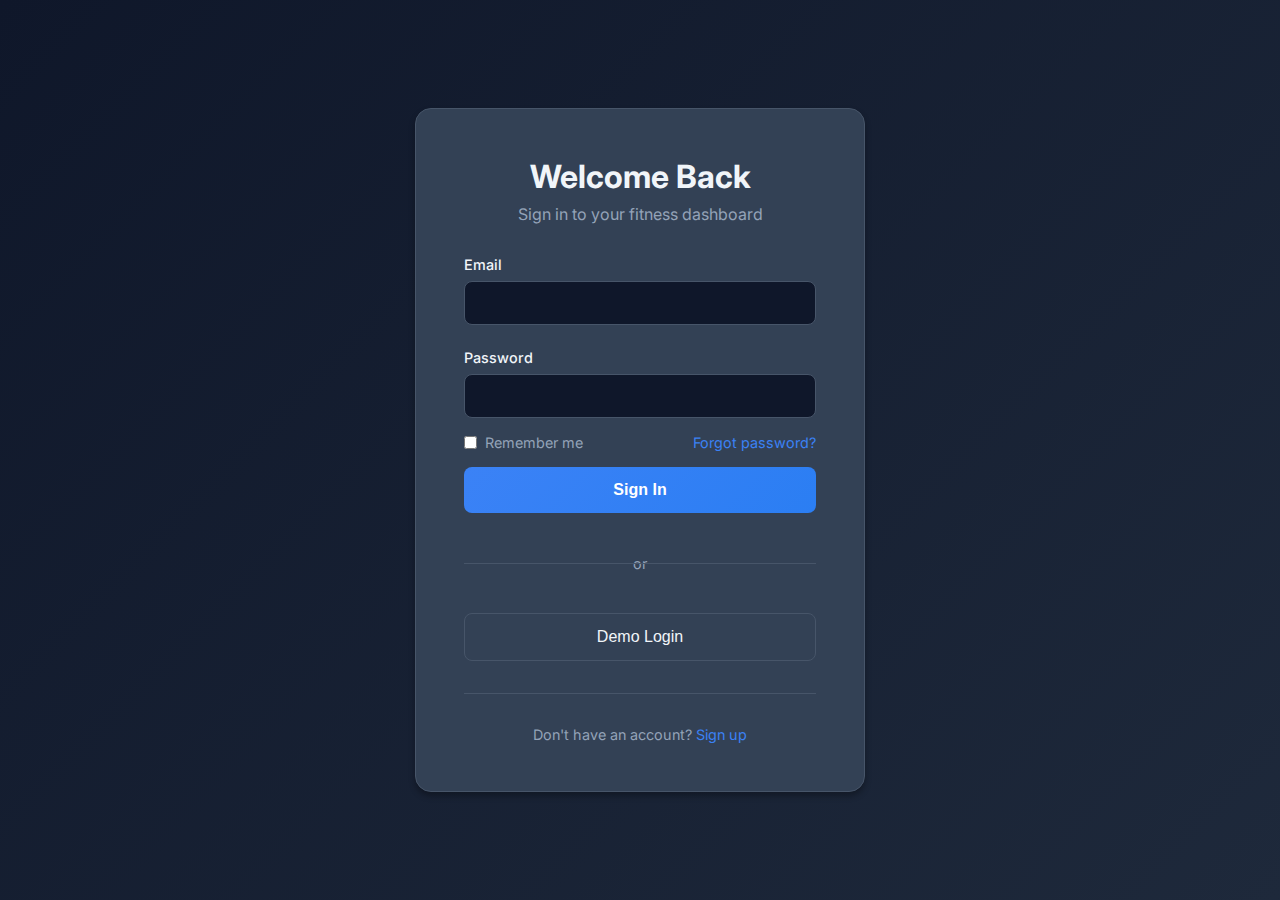
<file: index.html>
<!DOCTYPE html>
<html lang="en">
<head>
    <meta charset="UTF-8">
    <meta name="viewport" content="width=device-width, initial-scale=1.0">
    <title>FitTracker Pro - Professional Fitness Dashboard</title>
    <meta name="description" content="Comprehensive fitness tracking application with analytics, nutrition tracking, and workout management">
    <meta name="author" content="Dilon Sejdija">
    <meta name="keywords" content="fitness, tracker, dashboard, analytics, nutrition, workout, health">
    <link rel="icon" type="image/x-icon" href="data:image/svg+xml,<svg xmlns='http://www.w3.org/2000/svg' viewBox='0 0 100 100'><text y='.9em' font-size='90'>💪</text></svg>">
    <link href="https://fonts.googleapis.com/css2?family=Inter:wght@300;400;500;600;700&display=swap" rel="stylesheet">
    <link href="https://cdnjs.cloudflare.com/ajax/libs/font-awesome/6.0.0/css/all.min.css" rel="stylesheet">
    <link rel="stylesheet" href="css/style.css?v=2">
    <link rel="stylesheet" href="css/dashboard.css?v=2">
    <link rel="stylesheet" href="css/mobile.css?v=2">
    <link rel="stylesheet" href="css/professional-enhancements.css?v=2">
</head>
<body>
    <button class="mobile-menu-btn" onclick="toggleMobileMenu()" aria-label="Toggle navigation menu">
        <i class="fas fa-bars"></i>
    </button>
    <div class="mobile-overlay" onclick="closeMobileMenu()"></div>
    
    <nav class="sidebar" role="navigation" aria-label="Main navigation">
        <div class="logo">
            <span>FitTracker Pro</span>
        </div>
        <div class="main-menu">
            <h3>Main Menu</h3>
            <ul class="nav-menu">
                <li><a href="index.html" class="active">Dashboard</a></li>
                <li><a href="analytics.html">Analytics</a></li>
                <li><a href="exercise.html">Exercises</a></li>
                <li><a href="run-tracker.html">Run Tracker</a></li>
                <li><a href="calendar.html">Calendar</a></li>
                <li><a href="nutrition.html">Nutrition</a></li>
            </ul>
        </div>
        <div class="account-section">
            <h3>Account</h3>
            <ul class="account-menu">
                <li><a href="information.html">Information</a></li>
                <li><a href="settings.html">Settings</a></li>
                <li><a href="#" onclick="logout()">Logout</a></li>
            </ul>
        </div>
    </nav>
    
    <div class="main-content">
        <header class="top-header">
            <h1>Dashboard</h1>
            <div class="user-info">
                <span id="userName">Dilon Sejdija</span>
                <div class="avatar" id="userAvatar">U</div>
                <button class="help-btn tooltip" data-tooltip="Help & Tour" onclick="showHelpMenu()">
                    <i class="fas fa-question-circle"></i>
                </button>
            </div>
        </header>
        
        <main class="dashboard">
            <div class="quick-stats">
                <div class="quick-stat">
                    <i class="fas fa-walking"></i>
                    <span class="stat-number">8,542</span>
                    <span class="stat-label">Steps Today</span>
                </div>
                <div class="quick-stat">
                    <i class="fas fa-fire"></i>
                    <span class="stat-number">420</span>
                    <span class="stat-label">Calories</span>
                </div>
                <div class="quick-stat">
                    <i class="fas fa-clock"></i>
                    <span class="stat-number">45m</span>
                    <span class="stat-label">Active Time</span>
                </div>
                <div class="quick-stat">
                    <i class="fas fa-heart"></i>
                    <span class="stat-number">72</span>
                    <span class="stat-label">Avg BPM</span>
                </div>
            </div>
            
            <div class="progress-section">
                <div class="progress-card">
                    <h3><i class="fas fa-dumbbell"></i> Upper Body Progress</h3>
                    <div class="progress-bar">
                        <div class="progress-fill" style="width: 65%"></div>
                    </div>
                    <p>65% complete this week</p>
                    <button class="continue-btn" onclick="window.location.href='exercise.html'">Continue Exercise</button>
                </div>
                <div class="progress-card">
                    <h3><i class="fas fa-running"></i> Lower Body Progress</h3>
                    <div class="progress-bar">
                        <div class="progress-fill" style="width: 80%"></div>
                    </div>
                    <p>80% complete this week</p>
                    <button class="continue-btn" onclick="window.location.href='exercise.html'">Continue Exercise</button>
                </div>
            </div>
            
            <div class="fitness-goals-section">
                <h3><i class="fas fa-target"></i> Set Your Fitness Goals</h3>
                <p>The quality of your health</p>
                <div class="goal-controls">
                    <button id="openGoalBtn" class="goals-btn" type="button">Set Fitness Goals</button>
                    <div id="goalSummary" class="goal-summary" aria-live="polite"></div>
                </div>

                <div id="goalForm" class="goal-form hidden">
                    <label for="goalType">Goal type</label>
                    <select id="goalType" class="form-input">
                        <option value="distance">Distance (km)</option>
                        <option value="duration">Duration (minutes)</option>
                        <option value="calories">Calories</option>
                    </select>

                    <label for="goalTarget">Target</label>
                    <input id="goalTarget" class="form-input" type="number" min="1" placeholder="Enter target" />

                    <div style="display:flex;gap:8px;margin-top:8px;">
                        <button id="saveGoalBtn" class="btn-primary" type="button">Save Goal</button>
                        <button id="startGoalBtn" class="goals-btn" type="button" aria-pressed="false">Start Goal</button>
                        <button id="cancelGoalBtn" class="clear-sessions-btn" type="button">Cancel</button>
                    </div>
                </div>
            </div>
            
            <div class="stats-section">
                <div class="stat-card">
                    <h3><i class="fas fa-chart-bar"></i> Workout Statistics</h3>
                    <div class="stat-content">
                        <p>Weekly workouts: <span>5</span></p>
                        <p>Total time: <span>4h 30m</span></p>
                    </div>
                </div>
                <div class="stat-card">
                    <h3><i class="fas fa-running"></i> Running Activity</h3>
                    <div class="stat-content">
                        <p>Distance: <span>12.5 km</span></p>
                        <p>Average pace: <span>5:30/km</span></p>
                        <div class="run-activity-preview">
                            <svg role="img" aria-labelledby="runTitle runDesc" viewBox="0 0 300 180" xmlns="http://www.w3.org/2000/svg">
                                <title id="runTitle">Recent running route</title>
                                <desc id="runDesc">Stylized route preview with purple-to-cyan gradient path and start/end markers.</desc>
                                <defs>
                                    <linearGradient id="rgrad" x1="0" x2="1">
                                        <stop offset="0%" stop-color="#3b82f6" />
                                        <stop offset="100%" stop-color="#06b6d4" />
                                    </linearGradient>
                                    <filter id="rg" x="-50%" y="-50%" width="200%" height="200%">
                                        <feGaussianBlur stdDeviation="4" result="b" />
                                        <feMerge>
                                            <feMergeNode in="b" />
                                            <feMergeNode in="SourceGraphic" />
                                        </feMerge>
                                    </filter>
                                </defs>
                                <rect width="300" height="180" rx="8" style="fill:var(--card)" />
                                <g opacity="0.12" stroke="#fff" stroke-width="1" fill="none">
                                    <path d="M10 40 C60 20, 120 50, 180 40" />
                                    <path d="M20 100 C80 80, 140 120, 260 100" />
                                </g>
                                <path d="M18 150 C60 120, 100 90, 150 80 C200 70, 240 50, 278 30"
                                      fill="none" stroke="url(#rgrad)" stroke-width="8" stroke-linecap="round" stroke-linejoin="round" filter="url(#rg)" />
                                <circle cx="18" cy="150" r="10" fill="#fff" />
                                <circle cx="18" cy="150" r="6" fill="#3b82f6" />
                                <circle cx="278" cy="30" r="10" fill="#fff" />
                                <circle cx="278" cy="30" r="6" fill="#06b6d4" />
                            </svg>
                            <small>Yesterday, 6:30 AM — 2.0 km</small>
                        </div>
                    </div>
                </div>
            </div>
            
            <div class="notifications-panel">
                <h3><i class="fas fa-bell"></i> Notifications</h3>
                <div class="notification-list">
                    <div class="notification-item new">
                        <div class="notification-icon"><i class="fas fa-trophy"></i></div>
                        <div class="notification-content">
                            <span class="notification-title">Achievement Unlocked!</span>
                            <span class="notification-desc">You've completed 5 workouts this week</span>
                        </div>
                        <span class="notification-time">2m ago</span>
                    </div>
                    <div class="notification-item">
                        <div class="notification-icon"><i class="fas fa-calendar"></i></div>
                        <div class="notification-content">
                            <span class="notification-title">Workout Reminder</span>
                            <span class="notification-desc">Upper body training in 30 minutes</span>
                        </div>
                        <span class="notification-time">25m ago</span>
                    </div>
                </div>
            </div>
        </main>
        
        <footer class="footer">
            <p>&copy; 2024 FitTracker Pro - Developed by Dilon Sejdija</p>
            <p>Professional Fitness Dashboard with Advanced Analytics</p>
        </footer>
    </div>
    
    <div class="version-badge">v1.0</div>
    
    <div id="loadingOverlay" class="loading-overlay hidden">
        <div class="loading-spinner"></div>
    </div>

    <div id="toastContainer" class="toast-container"></div>

    <script src="js/professional-enhancements.js?v=2"></script>
    <script src="js/onboarding.js?v=2"></script>
    <script src="js/auth.js?v=2"></script>
    <script src="js/workout-data.js?v=2"></script>
    <script src="js/charts.js?v=2"></script>
    <script src="js/nutrition-calculator.js?v=2"></script>
    <script src="js/goal-runner.js?v=2"></script>
    <script src="js/app.js?v=2"></script>
    <script src="js/dashboard-functions.js?v=2"></script>
    <script src="js/mobile-nav.js?v=2"></script>

</body>
</html>
</file>
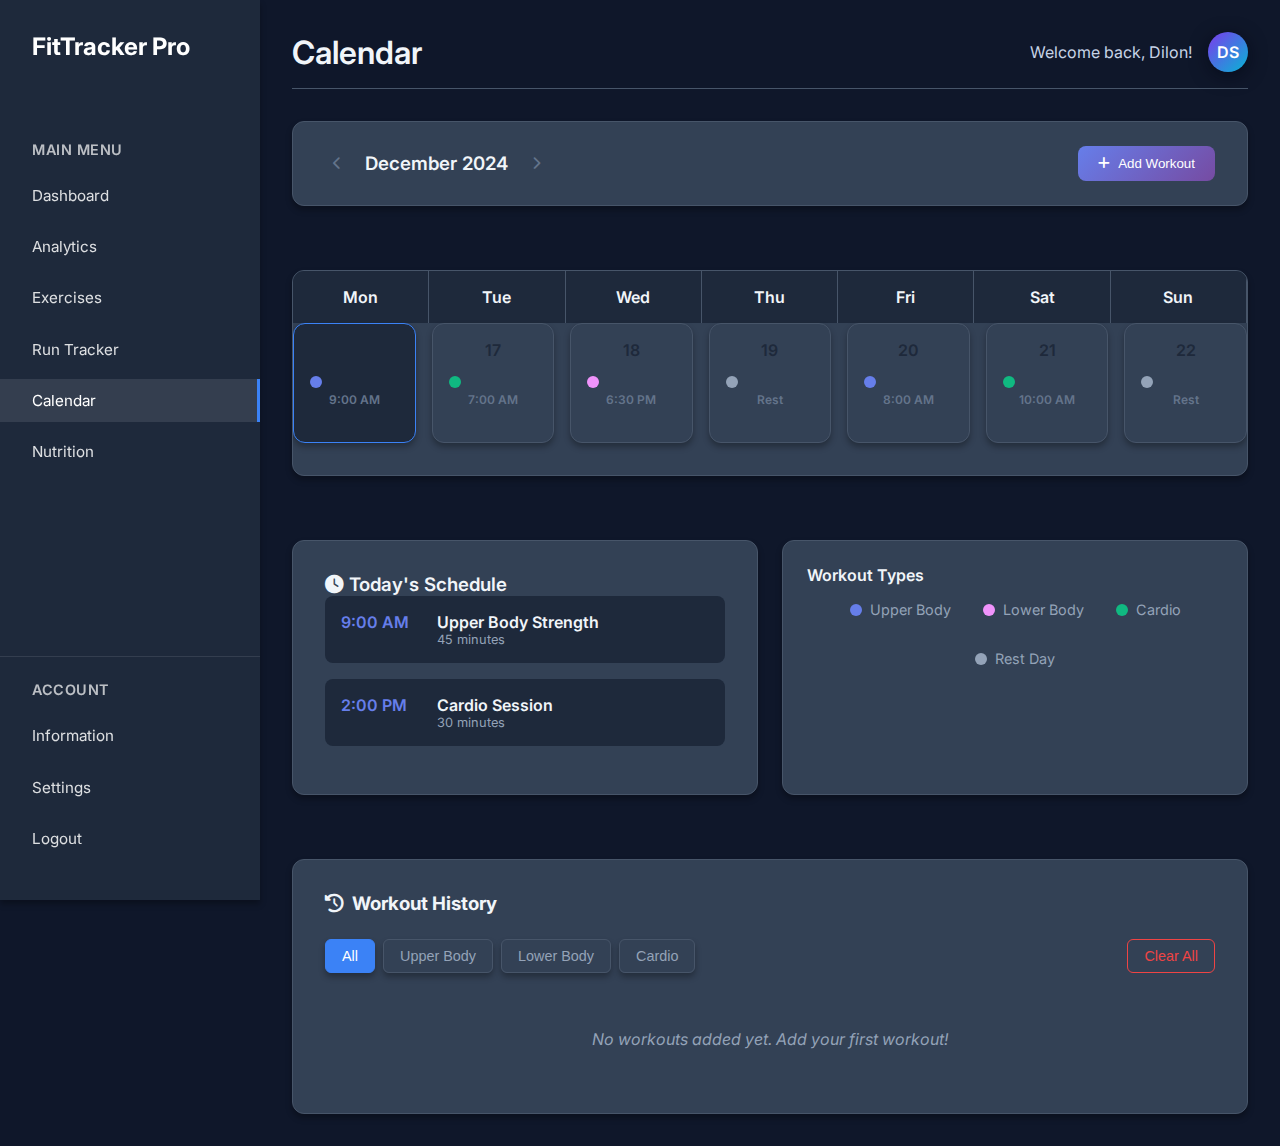
<file: calendar.html>
<!DOCTYPE html>
<html lang="en">
<head>
    <meta charset="UTF-8">
    <meta name="viewport" content="width=device-width, initial-scale=1.0">
    <title>Calendar - Fitness Tracker</title>
    <link href="https://fonts.googleapis.com/css2?family=Inter:wght@300;400;500;600;700&display=swap" rel="stylesheet">
    <link href="https://cdnjs.cloudflare.com/ajax/libs/font-awesome/6.0.0/css/all.min.css" rel="stylesheet">
    <link rel="stylesheet" href="css/style.css">
    <link rel="stylesheet" href="css/dashboard.css">
    <link rel="stylesheet" href="css/mobile.css">
</head>
<body>
    <nav class="sidebar" role="navigation" aria-label="Main navigation">
        <div class="logo">
            <span>FitTracker Pro</span>
        </div>
        <div class="main-menu">
            <h3>Main Menu</h3>
            <ul class="nav-menu">
                <li><a href="index.html">Dashboard</a></li>
                <li><a href="analytics.html">Analytics</a></li>
                <li><a href="exercise.html">Exercises</a></li>
                <li><a href="run-tracker.html">Run Tracker</a></li>
                <li><a href="calendar.html" class="active">Calendar</a></li>
                <li><a href="nutrition.html">Nutrition</a></li>
            </ul>
        </div>
        <div class="account-section">
            <h3>Account</h3>
            <ul class="account-menu">
                <li><a href="information.html">Information</a></li>
                <li><a href="settings.html">Settings</a></li>
                <li><a href="#" onclick="logout()">Logout</a></li>
            </ul>
        </div>
    </nav>
    
    <div class="main-content">
        <header class="top-header">
            <h1>Calendar</h1>
            <div class="user-info">
                <span>Welcome back, Dilon!</span>
                <div class="avatar">DS</div>
            </div>
        </header>
        
        <main class="dashboard">
            <div class="calendar-controls">
                <div class="month-nav">
                    <button class="nav-btn"><i class="fas fa-chevron-left"></i></button>
                    <h3>December 2024</h3>
                    <button class="nav-btn"><i class="fas fa-chevron-right"></i></button>
                </div>
                <button class="add-workout-btn" onclick="openWorkoutModal()"><i class="fas fa-plus"></i> Add Workout</button>
            </div>
            
            <div class="calendar-container">
                <div class="calendar-header-days">
                    <div class="day-header">Mon</div>
                    <div class="day-header">Tue</div>
                    <div class="day-header">Wed</div>
                    <div class="day-header">Thu</div>
                    <div class="day-header">Fri</div>
                    <div class="day-header">Sat</div>
                    <div class="day-header">Sun</div>
                </div>
                <div class="calendar-grid">
                    <div class="calendar-day active">
                        <span class="day-number">16</span>
                        <div class="workout-info">
                            <span class="workout-dot upper"></span>
                            <span class="workout-time">9:00 AM</span>
                        </div>
                    </div>
                    <div class="calendar-day">
                        <span class="day-number">17</span>
                        <div class="workout-info">
                            <span class="workout-dot cardio"></span>
                            <span class="workout-time">7:00 AM</span>
                        </div>
                    </div>
                    <div class="calendar-day">
                        <span class="day-number">18</span>
                        <div class="workout-info">
                            <span class="workout-dot lower"></span>
                            <span class="workout-time">6:30 PM</span>
                        </div>
                    </div>
                    <div class="calendar-day">
                        <span class="day-number">19</span>
                        <div class="workout-info">
                            <span class="workout-dot rest"></span>
                            <span class="workout-time">Rest</span>
                        </div>
                    </div>
                    <div class="calendar-day">
                        <span class="day-number">20</span>
                        <div class="workout-info">
                            <span class="workout-dot upper"></span>
                            <span class="workout-time">8:00 AM</span>
                        </div>
                    </div>
                    <div class="calendar-day">
                        <span class="day-number">21</span>
                        <div class="workout-info">
                            <span class="workout-dot cardio"></span>
                            <span class="workout-time">10:00 AM</span>
                        </div>
                    </div>
                    <div class="calendar-day">
                        <span class="day-number">22</span>
                        <div class="workout-info">
                            <span class="workout-dot rest"></span>
                            <span class="workout-time">Rest</span>
                        </div>
                    </div>
                </div>
            </div>
            
            <div class="calendar-sidebar">
                <div class="today-schedule">
                    <h3><i class="fas fa-clock"></i> Today's Schedule</h3>
                    <div class="schedule-item">
                        <span class="schedule-time">9:00 AM</span>
                        <div class="schedule-workout">
                            <span class="workout-name">Upper Body Strength</span>
                            <span class="workout-duration">45 minutes</span>
                        </div>
                    </div>
                    <div class="schedule-item">
                        <span class="schedule-time">2:00 PM</span>
                        <div class="schedule-workout">
                            <span class="workout-name">Cardio Session</span>
                            <span class="workout-duration">30 minutes</span>
                        </div>
                    </div>
                </div>
                
                <div class="calendar-legend">
                    <h4>Workout Types</h4>
                    <div class="legend-items">
                        <div class="legend-item"><span class="dot upper"></span> Upper Body</div>
                        <div class="legend-item"><span class="dot lower"></span> Lower Body</div>
                        <div class="legend-item"><span class="dot cardio"></span> Cardio</div>
                        <div class="legend-item"><span class="dot rest"></span> Rest Day</div>
                    </div>
                </div>
            </div>
            
            <div class="workout-history">
                <h3><i class="fas fa-history"></i> Workout History</h3>
                <div class="history-controls">
                    <button class="filter-btn active" onclick="filterHistory('all')">All</button>
                    <button class="filter-btn" onclick="filterHistory('upper')">Upper Body</button>
                    <button class="filter-btn" onclick="filterHistory('lower')">Lower Body</button>
                    <button class="filter-btn" onclick="filterHistory('cardio')">Cardio</button>
                    <button class="clear-btn" onclick="clearHistory()">Clear All</button>
                </div>
                <div id="workoutHistoryList" class="history-list">
                    <!-- Workout history will be populated here -->
                </div>
            </div>
        </main>
    </div>

    <!-- Add Workout Modal -->
    <div id="workoutModal" class="modal" style="display: none;">
        <div class="modal-content">
            <div class="modal-header">
                <h3><i class="fas fa-plus"></i> Add New Workout</h3>
                <button class="close-btn" onclick="closeWorkoutModal()">&times;</button>
            </div>
            <form id="workoutForm" onsubmit="addWorkout(event)">
                <div class="form-group">
                    <label for="workoutType">Workout Type</label>
                    <select id="workoutType" required>
                        <option value="upper">Upper Body</option>
                        <option value="lower">Lower Body</option>
                        <option value="cardio">Cardio</option>
                        <option value="rest">Rest Day</option>
                    </select>
                </div>
                <div class="form-group">
                    <label for="workoutName">Workout Name</label>
                    <input type="text" id="workoutName" placeholder="e.g., Morning Run" required>
                </div>
                <div class="form-group">
                    <label for="workoutDate">Date</label>
                    <input type="date" id="workoutDate" required>
                </div>
                <div class="form-group">
                    <label for="workoutTime">Time</label>
                    <input type="time" id="workoutTime" required>
                </div>
                <div class="form-group">
                    <label for="workoutDuration">Duration (minutes)</label>
                    <input type="number" id="workoutDuration" min="1" placeholder="30" required>
                </div>
                <div class="form-actions">
                    <button type="button" class="cancel-btn" onclick="closeWorkoutModal()">Cancel</button>
                    <button type="submit" class="save-btn">Add Workout</button>
                </div>
            </form>
        </div>
    </div>

    <script>
        function openWorkoutModal() {
            document.getElementById('workoutModal').style.display = 'flex';
            // Set default date to today
            const today = new Date().toISOString().split('T')[0];
            document.getElementById('workoutDate').value = today;
        }

        function closeWorkoutModal() {
            document.getElementById('workoutModal').style.display = 'none';
            document.getElementById('workoutForm').reset();
        }

        function addWorkout(event) {
            event.preventDefault();
            
            const workoutType = document.getElementById('workoutType').value;
            const workoutName = document.getElementById('workoutName').value;
            const workoutDate = document.getElementById('workoutDate').value;
            const workoutTime = document.getElementById('workoutTime').value;
            const workoutDuration = document.getElementById('workoutDuration').value;
            
            const workout = {
                id: Date.now(),
                type: workoutType,
                name: workoutName,
                date: workoutDate,
                time: workoutTime,
                duration: parseInt(workoutDuration),
                completed: false,
                dateAdded: new Date().toISOString()
            };
            
            saveWorkout(workout);
            loadWorkoutHistory();
            
            showNotification(`Workout "${workoutName}" added successfully!`, 'success');
            closeWorkoutModal();
        }

        function saveWorkout(workout) {
            let workouts = JSON.parse(localStorage.getItem('workouts') || '[]');
            workouts.push(workout);
            localStorage.setItem('workouts', JSON.stringify(workouts));
        }

        function getWorkouts() {
            return JSON.parse(localStorage.getItem('workouts') || '[]');
        }

        function loadWorkoutHistory() {
            const workouts = getWorkouts();
            const historyList = document.getElementById('workoutHistoryList');
            
            if (workouts.length === 0) {
                historyList.innerHTML = '<p class="no-workouts">No workouts added yet. Add your first workout!</p>';
                return;
            }
            
            workouts.sort((a, b) => new Date(b.dateAdded) - new Date(a.dateAdded));
            
            historyList.innerHTML = workouts.map(workout => `
                <div class="history-item ${workout.type}" data-type="${workout.type}">
                    <div class="workout-icon">
                        <span class="workout-dot ${workout.type}"></span>
                    </div>
                    <div class="workout-details">
                        <div class="workout-header">
                            <span class="workout-name">${workout.name}</span>
                            <span class="workout-date">${formatDate(workout.date)}</span>
                        </div>
                        <div class="workout-meta">
                            <span class="workout-time">${workout.time}</span>
                            <span class="workout-duration">${workout.duration} min</span>
                            <span class="workout-type-label">${getTypeLabel(workout.type)}</span>
                        </div>
                    </div>
                    <div class="workout-actions">
                        <button class="complete-btn ${workout.completed ? 'completed' : ''}" 
                                onclick="toggleComplete(${workout.id})">
                            <i class="fas ${workout.completed ? 'fa-check-circle' : 'fa-circle'}"></i>
                        </button>
                        <button class="delete-btn" onclick="deleteWorkout(${workout.id})">
                            <i class="fas fa-trash"></i>
                        </button>
                    </div>
                </div>
            `).join('');
        }

        function toggleComplete(workoutId) {
            let workouts = getWorkouts();
            const workout = workouts.find(w => w.id === workoutId);
            if (workout) {
                workout.completed = !workout.completed;
                localStorage.setItem('workouts', JSON.stringify(workouts));
                loadWorkoutHistory();
                showNotification(`Workout marked as ${workout.completed ? 'completed' : 'incomplete'}!`, 'success');
            }
        }

        function deleteWorkout(workoutId) {
            if (confirm('Are you sure you want to delete this workout?')) {
                let workouts = getWorkouts();
                workouts = workouts.filter(w => w.id !== workoutId);
                localStorage.setItem('workouts', JSON.stringify(workouts));
                loadWorkoutHistory();
                showNotification('Workout deleted successfully!', 'success');
            }
        }

        function filterHistory(type) {
            const items = document.querySelectorAll('.history-item');
            const buttons = document.querySelectorAll('.filter-btn');
            
            buttons.forEach(btn => btn.classList.remove('active'));
            event.target.classList.add('active');
            
            items.forEach(item => {
                if (type === 'all' || item.dataset.type === type) {
                    item.style.display = 'flex';
                } else {
                    item.style.display = 'none';
                }
            });
        }

        function clearHistory() {
            if (confirm('Are you sure you want to clear all workout history?')) {
                localStorage.removeItem('workouts');
                loadWorkoutHistory();
                showNotification('Workout history cleared!', 'success');
            }
        }

        function formatDate(dateString) {
            const date = new Date(dateString);
            return date.toLocaleDateString('en-US', { 
                month: 'short', 
                day: 'numeric',
                year: 'numeric'
            });
        }

        function getTypeLabel(type) {
            const labels = {
                'upper': 'Upper Body',
                'lower': 'Lower Body',
                'cardio': 'Cardio',
                'rest': 'Rest Day'
            };
            return labels[type] || type;
        }

        document.addEventListener('DOMContentLoaded', function() {
            loadWorkoutHistory();
        });

        function showNotification(message, type) {
            const notification = document.createElement('div');
            notification.className = `notification ${type}`;
            notification.innerHTML = `
                <i class="fas ${type === 'success' ? 'fa-check-circle' : 'fa-exclamation-triangle'}"></i>
                <span>${message}</span>
                <button onclick="this.parentElement.remove()" class="close-btn">
                    <i class="fas fa-times"></i>
                </button>
            `;
            
            document.body.appendChild(notification);
            
            setTimeout(() => {
                if (notification.parentElement) {
                    notification.remove();
                }
            }, 3000);
        }

        // Close modal when clicking outside
        window.onclick = function(event) {
            const modal = document.getElementById('workoutModal');
            if (event.target === modal) {
                closeWorkoutModal();
            }
        }
    </script>

    <style>
        .modal {
            position: fixed;
            z-index: 1000;
            left: 0;
            top: 0;
            width: 100%;
            height: 100%;
            background-color: rgba(0,0,0,0.5);
            display: flex;
            align-items: center;
            justify-content: center;
        }

        .modal-content {
            background: var(--card);
            border-radius: 12px;
            padding: 0;
            width: 90%;
            max-width: 500px;
            box-shadow: var(--shadow);
            border: 1px solid var(--border);
        }

        .modal-header {
            display: flex;
            justify-content: space-between;
            align-items: center;
            padding: 1.5rem;
            border-bottom: 1px solid var(--border);
        }

        .modal-header h3 {
            color: var(--text);
            margin: 0;
            display: flex;
            align-items: center;
            gap: 0.5rem;
        }

        .close-btn {
            background: none;
            border: none;
            color: var(--muted);
            font-size: 1.5rem;
            cursor: pointer;
            padding: 0.25rem;
            border-radius: 4px;
        }

        .close-btn:hover {
            background: rgba(255,255,255,0.1);
            color: var(--text);
        }

        .form-group {
            margin-bottom: 1rem;
        }

        .form-group label {
            display: block;
            margin-bottom: 0.5rem;
            color: var(--text);
            font-weight: 500;
        }

        .form-group input,
        .form-group select {
            width: 100%;
            padding: 0.75rem;
            border: 1px solid var(--border);
            border-radius: 8px;
            background: rgba(255,255,255,0.05);
            color: var(--text);
            font-size: 1rem;
        }

        .form-group input:focus,
        .form-group select:focus {
            outline: none;
            border-color: var(--accent);
            background: rgba(255,255,255,0.08);
        }

        .form-group select option {
            background: var(--card);
            color: var(--text);
        }

        #workoutForm {
            padding: 1.5rem;
        }

        .form-actions {
            display: flex;
            gap: 1rem;
            justify-content: flex-end;
            margin-top: 2rem;
        }

        .cancel-btn {
            padding: 0.75rem 1.5rem;
            border: 1px solid var(--border);
            background: transparent;
            color: var(--muted);
            border-radius: 8px;
            cursor: pointer;
            font-weight: 500;
        }

        .cancel-btn:hover {
            background: rgba(255,255,255,0.05);
            color: var(--text);
        }

        .save-btn {
            padding: 0.75rem 1.5rem;
            background: linear-gradient(135deg, var(--accent) 0%, var(--accent-2) 100%);
            color: white;
            border: none;
            border-radius: 8px;
            cursor: pointer;
            font-weight: 600;
        }

        .save-btn:hover {
            transform: translateY(-1px);
            box-shadow: 0 4px 12px rgba(59,130,246,0.3);
        }

        .notification {
            position: fixed;
            top: 20px;
            right: 20px;
            background: var(--card);
            padding: 1rem 1.5rem;
            border-radius: 8px;
            box-shadow: var(--shadow);
            display: flex;
            align-items: center;
            gap: 0.75rem;
            z-index: 1001;
            min-width: 300px;
            border-left: 4px solid var(--accent-2);
            animation: slideIn 0.3s ease;
        }

        .notification.success {
            border-left-color: var(--accent-2);
        }

        .notification i:first-child {
            color: var(--accent-2);
            font-size: 1.2rem;
        }

        .notification span {
            flex: 1;
            color: var(--text);
            font-weight: 500;
        }

        .notification .close-btn {
            font-size: 1rem;
        }

        @keyframes slideIn {
            from {
                transform: translateX(100%);
                opacity: 0;
            }
            to {
                transform: translateX(0);
                opacity: 1;
            }
        }

        .workout-history {
            background: var(--card);
            padding: 2rem;
            border-radius: 12px;
            box-shadow: var(--shadow);
            border: 1px solid var(--border);
            margin-top: 2rem;
        }

        .workout-history h3 {
            color: var(--text);
            margin-bottom: 1.5rem;
            display: flex;
            align-items: center;
            gap: 0.5rem;
        }

        .history-controls {
            display: flex;
            gap: 0.5rem;
            margin-bottom: 1.5rem;
            flex-wrap: wrap;
        }

        .filter-btn {
            padding: 0.5rem 1rem;
            border: 1px solid var(--border);
            background: transparent;
            color: var(--muted);
            border-radius: 6px;
            cursor: pointer;
            font-size: 0.9rem;
            transition: all 0.3s ease;
        }

        .filter-btn:hover,
        .filter-btn.active {
            background: var(--accent);
            color: white;
            border-color: var(--accent);
        }

        .clear-btn {
            padding: 0.5rem 1rem;
            border: 1px solid var(--danger);
            background: transparent;
            color: var(--danger);
            border-radius: 6px;
            cursor: pointer;
            font-size: 0.9rem;
            margin-left: auto;
        }

        .clear-btn:hover {
            background: var(--danger);
            color: white;
        }

        .history-list {
            display: flex;
            flex-direction: column;
            gap: 1rem;
        }

        .history-item {
            display: flex;
            align-items: center;
            gap: 1rem;
            padding: 1rem;
            background: rgba(255,255,255,0.02);
            border-radius: 8px;
            border-left: 4px solid var(--accent);
            transition: all 0.3s ease;
        }

        .history-item:hover {
            background: rgba(255,255,255,0.05);
            transform: translateY(-1px);
        }

        .history-item.upper { border-left-color: var(--accent); }
        .history-item.lower { border-left-color: var(--accent-2); }
        .history-item.cardio { border-left-color: #10b981; }
        .history-item.rest { border-left-color: var(--muted); }

        .workout-details {
            flex: 1;
        }

        .workout-header {
            display: flex;
            justify-content: space-between;
            align-items: center;
            margin-bottom: 0.25rem;
        }

        .workout-name {
            font-weight: 600;
            color: var(--text);
        }

        .workout-date {
            font-size: 0.9rem;
            color: var(--muted);
        }

        .workout-meta {
            display: flex;
            gap: 1rem;
            font-size: 0.85rem;
            color: var(--muted);
        }

        .workout-actions {
            display: flex;
            gap: 0.5rem;
        }

        .complete-btn,
        .delete-btn {
            background: none;
            border: none;
            color: var(--muted);
            cursor: pointer;
            padding: 0.5rem;
            border-radius: 4px;
            transition: all 0.3s ease;
        }

        .complete-btn:hover {
            color: var(--accent-2);
            background: rgba(6,182,212,0.1);
        }

        .complete-btn.completed {
            color: var(--accent-2);
        }

        .delete-btn:hover {
            color: var(--danger);
            background: rgba(239,68,68,0.1);
        }

        .no-workouts {
            text-align: center;
            color: var(--muted);
            padding: 2rem;
            font-style: italic;
        }
    </style>
    <script src="js/mobile-nav.js"></script>
    <script>
        function logout() {
            localStorage.clear();
            window.location.href = 'login.html';
        }
    </script>
</body>
</html>
</file>
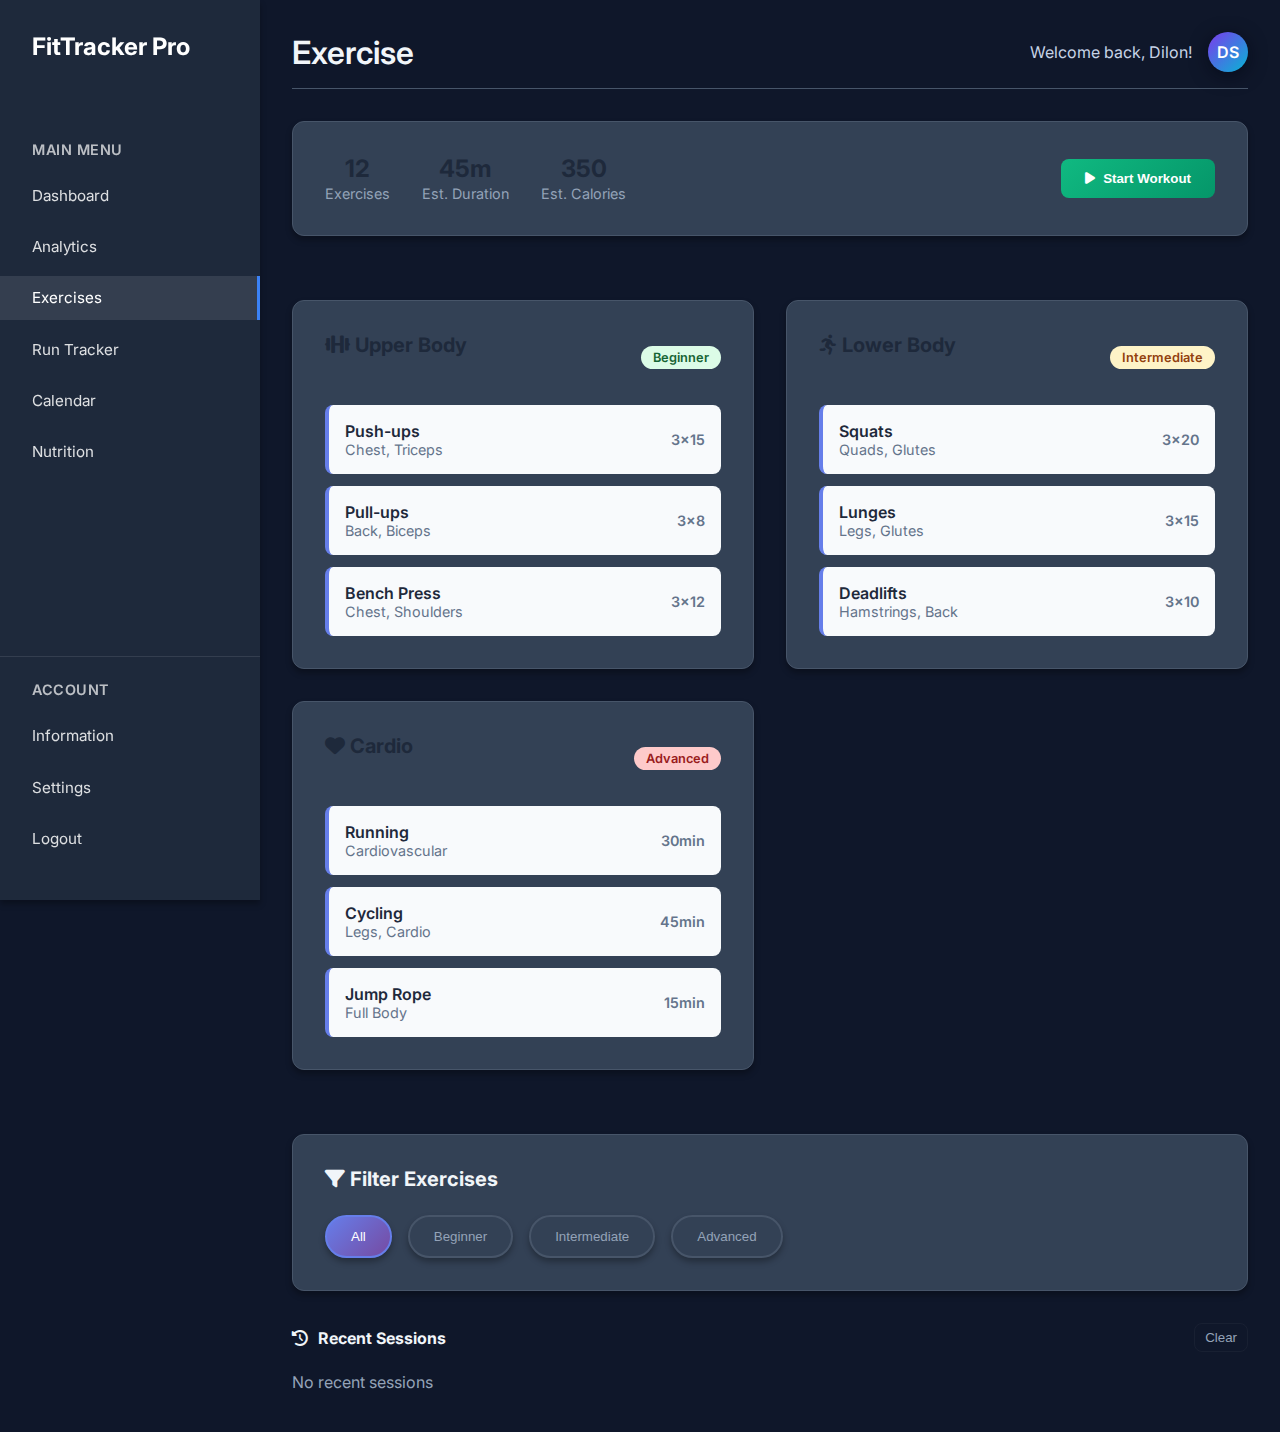
<file: exercise.html>
<!DOCTYPE html>
<html lang="en">
<head>
    <meta charset="UTF-8">
    <meta name="viewport" content="width=device-width, initial-scale=1.0">
    <title>Exercise - Fitness Tracker</title>
    <link href="https://fonts.googleapis.com/css2?family=Inter:wght@300;400;500;600;700&display=swap" rel="stylesheet">
    <link href="https://cdnjs.cloudflare.com/ajax/libs/font-awesome/6.0.0/css/all.min.css" rel="stylesheet">
    <link rel="stylesheet" href="css/style.css">
    <link rel="stylesheet" href="css/dashboard.css">
    <link rel="stylesheet" href="css/mobile.css">
</head>
<body>
    <nav class="sidebar" role="navigation" aria-label="Main navigation">
        <div class="logo">
            <span>FitTracker Pro</span>
        </div>
        <div class="main-menu">
            <h3>Main Menu</h3>
            <ul class="nav-menu">
                <li><a href="index.html">Dashboard</a></li>
                <li><a href="analytics.html">Analytics</a></li>
                <li><a href="exercise.html" class="active">Exercises</a></li>
                <li><a href="run-tracker.html">Run Tracker</a></li>
                <li><a href="calendar.html">Calendar</a></li>
                <li><a href="nutrition.html">Nutrition</a></li>
            </ul>
        </div>
        <div class="account-section">
            <h3>Account</h3>
            <ul class="account-menu">
                <li><a href="information.html">Information</a></li>
                <li><a href="settings.html">Settings</a></li>
                <li><a href="#" onclick="logout()">Logout</a></li>
            </ul>
        </div>
    </nav>
    
    <div class="main-content">
        <header class="top-header">
            <h1>Exercise</h1>
            <div class="user-info">
                <span>Welcome back, Dilon!</span>
                <div class="avatar">DS</div>
            </div>
        </header>
        <!-- aria-live region for accessibility notifications -->
        <div id="aria-notify" class="sr-only" aria-live="polite"></div>
        
        <main class="dashboard">
            <div class="workout-header">
                <div class="workout-stats">
                    <div class="stat-item">
                        <span class="stat-value">12</span>
                        <span class="stat-label">Exercises</span>
                    </div>
                    <div class="stat-item">
                        <span class="stat-value">45m</span>
                        <span class="stat-label">Est. Duration</span>
                    </div>
                    <div class="stat-item">
                        <span class="stat-value">350</span>
                        <span class="stat-label">Est. Calories</span>
                    </div>
                </div>
                <button id="startWorkoutBtn" type="button" class="start-workout-btn" aria-label="Start workout" aria-pressed="false" aria-controls="sessions-list"><i class="fas fa-play"></i> Start Workout</button>
            </div>
            
            <div class="exercise-categories">
                <div class="category-card">
                    <div class="category-header">
                        <h3><i class="fas fa-dumbbell"></i> Upper Body</h3>
                        <span class="difficulty beginner">Beginner</span>
                    </div>
                    <div class="exercise-grid">
                        <div class="exercise-item">
                            <div class="exercise-info">
                                <span class="exercise-name">Push-ups</span>
                                <span class="exercise-target">Chest, Triceps</span>
                            </div>
                            <span class="exercise-sets">3x15</span>
                        </div>
                        <div class="exercise-item">
                            <div class="exercise-info">
                                <span class="exercise-name">Pull-ups</span>
                                <span class="exercise-target">Back, Biceps</span>
                            </div>
                            <span class="exercise-sets">3x8</span>
                        </div>
                        <div class="exercise-item">
                            <div class="exercise-info">
                                <span class="exercise-name">Bench Press</span>
                                <span class="exercise-target">Chest, Shoulders</span>
                            </div>
                            <span class="exercise-sets">3x12</span>
                        </div>
                    </div>
                </div>
                <div class="category-card">
                    <div class="category-header">
                        <h3><i class="fas fa-running"></i> Lower Body</h3>
                        <span class="difficulty intermediate">Intermediate</span>
                    </div>
                    <div class="exercise-grid">
                        <div class="exercise-item">
                            <div class="exercise-info">
                                <span class="exercise-name">Squats</span>
                                <span class="exercise-target">Quads, Glutes</span>
                            </div>
                            <span class="exercise-sets">3x20</span>
                        </div>
                        <div class="exercise-item">
                            <div class="exercise-info">
                                <span class="exercise-name">Lunges</span>
                                <span class="exercise-target">Legs, Glutes</span>
                            </div>
                            <span class="exercise-sets">3x15</span>
                        </div>
                        <div class="exercise-item">
                            <div class="exercise-info">
                                <span class="exercise-name">Deadlifts</span>
                                <span class="exercise-target">Hamstrings, Back</span>
                            </div>
                            <span class="exercise-sets">3x10</span>
                        </div>
                    </div>
                </div>
                <div class="category-card">
                    <div class="category-header">
                        <h3><i class="fas fa-heart"></i> Cardio</h3>
                        <span class="difficulty advanced">Advanced</span>
                    </div>
                    <div class="exercise-grid">
                        <div class="exercise-item">
                            <div class="exercise-info">
                                <span class="exercise-name">Running</span>
                                <span class="exercise-target">Cardiovascular</span>
                            </div>
                            <span class="exercise-sets">30min</span>
                        </div>
                        <div class="exercise-item">
                            <div class="exercise-info">
                                <span class="exercise-name">Cycling</span>
                                <span class="exercise-target">Legs, Cardio</span>
                            </div>
                            <span class="exercise-sets">45min</span>
                        </div>
                        <div class="exercise-item">
                            <div class="exercise-info">
                                <span class="exercise-name">Jump Rope</span>
                                <span class="exercise-target">Full Body</span>
                            </div>
                            <span class="exercise-sets">15min</span>
                        </div>
                    </div>
                </div>
            </div>
            
            <div class="exercise-filters">
                <h3><i class="fas fa-filter"></i> Filter Exercises</h3>
                <div class="filter-buttons">
                    <button class="filter-btn active" onclick="filterExercises('all', this)">All</button>
                    <button class="filter-btn" onclick="filterExercises('beginner', this)">Beginner</button>
                    <button class="filter-btn" onclick="filterExercises('intermediate', this)">Intermediate</button>
                    <button class="filter-btn" onclick="filterExercises('advanced', this)">Advanced</button>
                </div>
            </div>

            <div class="recent-sessions">
                <div class="recent-sessions-header">
                    <h3 class="recent-title"><i class="fas fa-history"></i> Recent Sessions</h3>
                    <button class="clear-sessions-btn" aria-label="Clear all sessions">Clear</button>
                </div>
                <div class="sessions-list"></div>
            </div>
        </main>
    </div>

    <script src="js/filter.js"></script>
    <script src="js/workout-runner.js"></script>
    <script src="js/mobile-nav.js"></script>
    <script>
        function logout() {
            localStorage.clear();
            window.location.href = 'login.html';
        }
    </script>
</body>
</html>
</file>
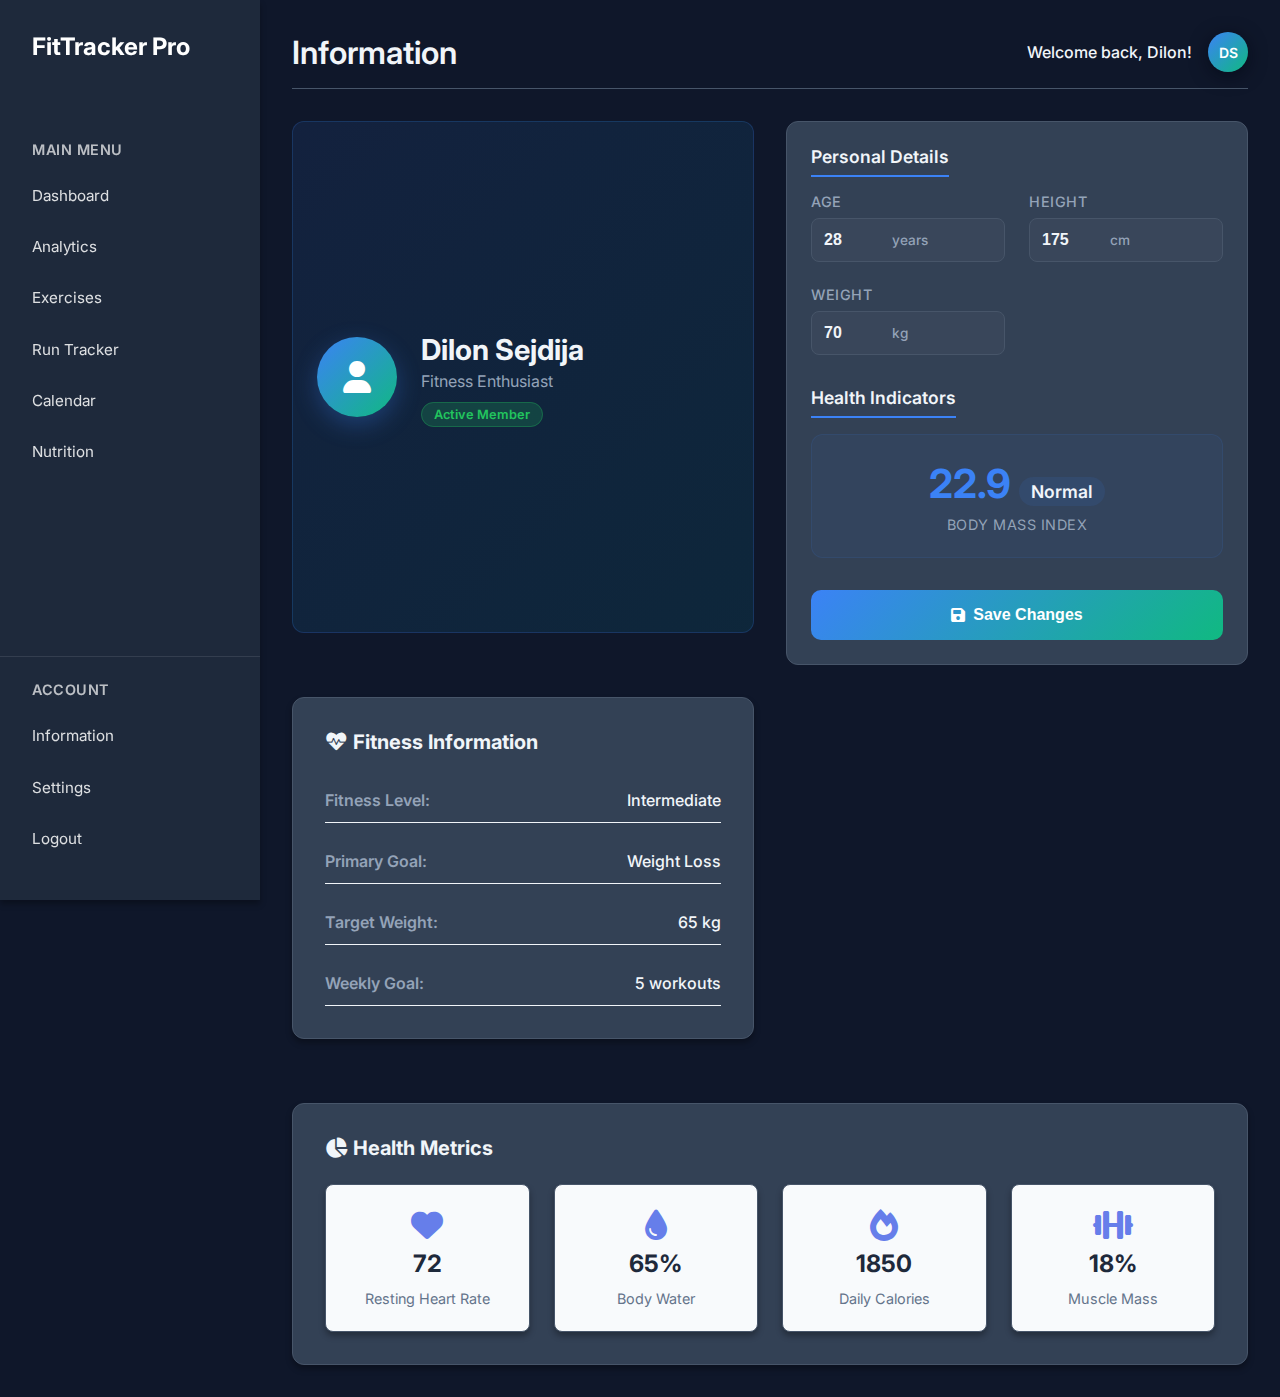
<file: information.html>
<!DOCTYPE html>
<html lang="en">
<head>
    <meta charset="UTF-8">
    <meta name="viewport" content="width=device-width, initial-scale=1.0">
    <title>Information - Fitness Tracker</title>
    <link href="https://fonts.googleapis.com/css2?family=Inter:wght@300;400;500;600;700&display=swap" rel="stylesheet">
    <link href="https://cdnjs.cloudflare.com/ajax/libs/font-awesome/6.0.0/css/all.min.css" rel="stylesheet">
    <link rel="stylesheet" href="css/style.css">
    <link rel="stylesheet" href="css/dashboard.css">
    <link rel="stylesheet" href="css/mobile.css">
    <link rel="stylesheet" href="css/professional-enhancements.css">
</head>
<body>
    <button class="mobile-menu-btn" onclick="toggleMobileMenu()" aria-label="Toggle navigation menu" style="display: none;">
        <i class="fas fa-bars"></i>
    </button>
    <div class="mobile-overlay" onclick="closeMobileMenu()"></div>
    
    <nav class="sidebar" role="navigation" aria-label="Main navigation">
        <div class="logo">
            <span>FitTracker Pro</span>
        </div>
        <div class="main-menu">
            <h3>Main Menu</h3>
            <ul class="nav-menu">
                <li><a href="index.html">Dashboard</a></li>
                <li><a href="analytics.html">Analytics</a></li>
                <li><a href="exercise.html">Exercises</a></li>
                <li><a href="run-tracker.html">Run Tracker</a></li>
                <li><a href="calendar.html">Calendar</a></li>
                <li><a href="nutrition.html">Nutrition</a></li>
            </ul>
        </div>
        <div class="account-section">
            <h3>Account</h3>
            <ul class="account-menu">
                <li><a href="information.html" class="active">Information</a></li>
                <li><a href="settings.html">Settings</a></li>
                <li><a href="#" onclick="logout()">Logout</a></li>
            </ul>
        </div>
    </nav>
    
    <div class="main-content">
        <header class="top-header">
            <h1>Information</h1>
            <div class="user-info">
                <span>Welcome back, Dilon!</span>
                <div class="avatar">DS</div>
            </div>
        </header>
        
        <main class="dashboard">
            <div class="info-section">
                <div class="profile-header">
                    <div class="profile-avatar">
                        <div class="avatar-circle">
                            <i class="fas fa-user"></i>
                        </div>
                    </div>
                    <div class="profile-info">
                        <h2 class="profile-name">Dilon Sejdija</h2>
                        <p class="profile-subtitle">Fitness Enthusiast</p>
                        <div class="profile-status">
                            <span class="status-badge active">Active Member</span>
                        </div>
                    </div>
                </div>
                
                <div class="profile-metrics">
                    <div class="metric-group">
                        <h4>Personal Details</h4>
                        <div class="metric-row">
                            <div class="metric-item">
                                <label>Age</label>
                                <div class="input-group">
                                    <input type="number" id="ageInput" value="28" min="1" max="120">
                                    <span class="unit">years</span>
                                </div>
                            </div>
                            <div class="metric-item">
                                <label>Height</label>
                                <div class="input-group">
                                    <input type="number" id="heightInput" value="175" min="100" max="250">
                                    <span class="unit">cm</span>
                                </div>
                            </div>
                            <div class="metric-item">
                                <label>Weight</label>
                                <div class="input-group">
                                    <input type="number" id="weightInput" value="70" min="30" max="300">
                                    <span class="unit">kg</span>
                                </div>
                            </div>
                        </div>
                    </div>
                    
                    <div class="metric-group">
                        <h4>Health Indicators</h4>
                        <div class="bmi-display">
                            <div class="bmi-value">
                                <span class="bmi-number" id="bmiNumber">22.9</span>
                                <span class="bmi-category" id="bmiCategory">Normal</span>
                            </div>
                            <div class="bmi-label">Body Mass Index</div>
                        </div>
                    </div>
                    
                    <button class="save-profile-btn" onclick="saveProfile()">
                        <i class="fas fa-save"></i>
                        Save Changes
                    </button>
                </div>
                
                <div class="fitness-info-card">
                    <h3><i class="fas fa-heartbeat"></i> Fitness Information</h3>
                    <div class="fitness-details">
                        <div class="detail-item">
                            <span class="label">Fitness Level:</span>
                            <span class="value">Intermediate</span>
                        </div>
                        <div class="detail-item">
                            <span class="label">Primary Goal:</span>
                            <span class="value">Weight Loss</span>
                        </div>
                        <div class="detail-item">
                            <span class="label">Target Weight:</span>
                            <span class="value">65 kg</span>
                        </div>
                        <div class="detail-item">
                            <span class="label">Weekly Goal:</span>
                            <span class="value">5 workouts</span>
                        </div>
                    </div>
                </div>
            </div>
            
            <div class="health-metrics">
                <h3><i class="fas fa-chart-pie"></i> Health Metrics</h3>
                <div class="metrics-grid">
                    <div class="metric-card">
                        <i class="fas fa-heart"></i>
                        <span class="metric-value">72</span>
                        <span class="metric-label">Resting Heart Rate</span>
                    </div>
                    <div class="metric-card">
                        <i class="fas fa-tint"></i>
                        <span class="metric-value">65%</span>
                        <span class="metric-label">Body Water</span>
                    </div>
                    <div class="metric-card">
                        <i class="fas fa-fire"></i>
                        <span class="metric-value">1850</span>
                        <span class="metric-label">Daily Calories</span>
                    </div>
                    <div class="metric-card">
                        <i class="fas fa-dumbbell"></i>
                        <span class="metric-value">18%</span>
                        <span class="metric-label">Muscle Mass</span>
                    </div>
                </div>
            </div>
        </main>
    </div>

<script>
function saveProfile() {
    const age = document.getElementById('ageInput').value;
    const height = document.getElementById('heightInput').value;
    const weight = document.getElementById('weightInput').value;
    
    // Calculate BMI
    const heightInMeters = height / 100;
    const bmi = (weight / (heightInMeters * heightInMeters)).toFixed(1);
    
    let bmiCategory = '';
    if (bmi < 18.5) bmiCategory = 'Underweight';
    else if (bmi < 25) bmiCategory = 'Normal';
    else if (bmi < 30) bmiCategory = 'Overweight';
    else bmiCategory = 'Obese';
    
    // Update BMI display
    document.getElementById('bmiNumber').textContent = bmi;
    document.getElementById('bmiCategory').textContent = bmiCategory;
    
    // Save to localStorage
    const profileData = { age, height, weight, bmi, bmiCategory };
    localStorage.setItem('userProfile', JSON.stringify(profileData));
    
    showNotification('Profile updated successfully!', 'success');
}

function loadProfile() {
    const saved = localStorage.getItem('userProfile');
    if (saved) {
        const profile = JSON.parse(saved);
        document.getElementById('ageInput').value = profile.age;
        document.getElementById('heightInput').value = profile.height;
        document.getElementById('weightInput').value = profile.weight;
        document.getElementById('bmiNumber').textContent = profile.bmi;
        document.getElementById('bmiCategory').textContent = profile.bmiCategory;
    }
}

function showNotification(message, type) {
    const notification = document.createElement('div');
    notification.className = `notification ${type}`;
    notification.innerHTML = `
        <i class="fas fa-check-circle"></i>
        <span>${message}</span>
        <button onclick="this.parentElement.remove()" class="close-btn">
            <i class="fas fa-times"></i>
        </button>
    `;
    
    document.body.appendChild(notification);
    
    setTimeout(() => {
        if (notification.parentElement) {
            notification.remove();
        }
    }, 3000);
}

// Auto-calculate BMI when inputs change
document.addEventListener('DOMContentLoaded', function() {
    loadProfile();
    
    const heightInput = document.getElementById('heightInput');
    const weightInput = document.getElementById('weightInput');
    
    function updateBMI() {
        const height = heightInput.value;
        const weight = weightInput.value;
        
        if (height && weight) {
            const heightInMeters = height / 100;
            const bmi = (weight / (heightInMeters * heightInMeters)).toFixed(1);
            
            let bmiCategory = '';
            if (bmi < 18.5) bmiCategory = 'Underweight';
            else if (bmi < 25) bmiCategory = 'Normal';
            else if (bmi < 30) bmiCategory = 'Overweight';
            else bmiCategory = 'Obese';
            
            document.getElementById('bmiNumber').textContent = bmi;
            document.getElementById('bmiCategory').textContent = bmiCategory;
        }
    }
    
    heightInput.addEventListener('input', updateBMI);
    weightInput.addEventListener('input', updateBMI);
});
</script>

<style>
.profile-header {
    display: flex;
    align-items: center;
    gap: 1.5rem;
    margin-bottom: 2rem;
    padding: 1.5rem;
    background: linear-gradient(135deg, rgba(59,130,246,0.1) 0%, rgba(6,182,212,0.1) 100%);
    border-radius: 12px;
    border: 1px solid rgba(59,130,246,0.2);
}

.profile-avatar .avatar-circle {
    width: 80px;
    height: 80px;
    background: linear-gradient(135deg, var(--accent) 0%, var(--accent-2) 100%);
    border-radius: 50%;
    display: flex;
    align-items: center;
    justify-content: center;
    font-size: 2rem;
    color: white;
    box-shadow: 0 8px 24px rgba(59,130,246,0.3);
}

.profile-name {
    font-size: 1.8rem;
    font-weight: 700;
    color: var(--text);
    margin: 0 0 0.25rem 0;
}

.profile-subtitle {
    color: var(--muted);
    font-size: 1rem;
    margin: 0 0 0.75rem 0;
}

.status-badge {
    background: rgba(34,197,94,0.2);
    color: #22c55e;
    padding: 0.25rem 0.75rem;
    border-radius: 20px;
    font-size: 0.8rem;
    font-weight: 600;
    border: 1px solid rgba(34,197,94,0.3);
}

.profile-metrics {
    background: var(--card);
    border-radius: 12px;
    padding: 1.5rem;
    border: 1px solid var(--border);
}

.metric-group {
    margin-bottom: 2rem;
}

.metric-group h4 {
    color: var(--text);
    font-size: 1.1rem;
    font-weight: 600;
    margin: 0 0 1rem 0;
    padding-bottom: 0.5rem;
    border-bottom: 2px solid var(--accent);
    display: inline-block;
}

.metric-row {
    display: grid;
    grid-template-columns: repeat(auto-fit, minmax(150px, 1fr));
    gap: 1.5rem;
}

.metric-item label {
    display: block;
    color: var(--muted);
    font-size: 0.9rem;
    font-weight: 500;
    margin-bottom: 0.5rem;
    text-transform: uppercase;
    letter-spacing: 0.5px;
}

.input-group {
    display: flex;
    align-items: center;
    gap: 0.5rem;
    background: rgba(255,255,255,0.03);
    border: 1px solid var(--border);
    border-radius: 8px;
    padding: 0.75rem;
    transition: all 0.2s ease;
}

.input-group:focus-within {
    border-color: var(--accent);
    background: rgba(255,255,255,0.06);
    box-shadow: 0 0 0 3px rgba(59,130,246,0.1);
}

.input-group input {
    background: none;
    border: none;
    color: var(--text);
    font-size: 1rem;
    font-weight: 600;
    width: 60px;
    outline: none;
}

.input-group .unit {
    color: var(--muted);
    font-size: 0.85rem;
    font-weight: 500;
}

.bmi-display {
    text-align: center;
    padding: 1.5rem;
    background: rgba(59,130,246,0.05);
    border-radius: 12px;
    border: 1px solid rgba(59,130,246,0.1);
}

.bmi-value {
    display: flex;
    align-items: baseline;
    justify-content: center;
    gap: 0.5rem;
    margin-bottom: 0.5rem;
}

.bmi-number {
    font-size: 2.5rem;
    font-weight: 700;
    color: var(--accent);
}

.bmi-category {
    font-size: 1.1rem;
    font-weight: 600;
    color: var(--text);
    background: rgba(59,130,246,0.1);
    padding: 0.25rem 0.75rem;
    border-radius: 20px;
}

.bmi-label {
    color: var(--muted);
    font-size: 0.9rem;
    text-transform: uppercase;
    letter-spacing: 0.5px;
}

.save-profile-btn {
    width: 100%;
    background: linear-gradient(135deg, var(--accent) 0%, var(--accent-2) 100%);
    color: white;
    border: none;
    padding: 1rem 1.5rem;
    border-radius: 10px;
    cursor: pointer;
    font-weight: 600;
    font-size: 1rem;
    display: flex;
    align-items: center;
    justify-content: center;
    gap: 0.5rem;
    transition: all 0.2s ease;
    margin-top: 1rem;
}

.save-profile-btn:hover {
    transform: translateY(-2px);
    box-shadow: 0 8px 25px rgba(59,130,246,0.4);
}

.notification {
    position: fixed;
    top: 20px;
    right: 20px;
    background: var(--card);
    padding: 1rem 1.5rem;
    border-radius: 8px;
    box-shadow: var(--shadow);
    display: flex;
    align-items: center;
    gap: 0.75rem;
    z-index: 1000;
    min-width: 300px;
    border-left: 4px solid var(--accent-2);
    animation: slideIn 0.3s ease;
}

.notification i:first-child {
    color: var(--accent-2);
    font-size: 1.2rem;
}

.notification span {
    flex: 1;
    color: var(--text);
    font-weight: 500;
}

.close-btn {
    background: none;
    border: none;
    color: var(--muted);
    cursor: pointer;
    padding: 0.25rem;
    border-radius: 4px;
}

.close-btn:hover {
    background: rgba(255,255,255,0.1);
    color: var(--text);
}

@keyframes slideIn {
    from {
        transform: translateX(100%);
        opacity: 0;
    }
    to {
        transform: translateX(0);
        opacity: 1;
    }
}
</style>

<script>
    function logout() {
        localStorage.clear();
        window.location.href = 'login.html';
    }
</script>

<script src="js/professional-enhancements.js"></script>
<script src="js/mobile-nav.js"></script>
<script>
    function logout() {
        localStorage.clear();
        window.location.href = 'login.html';
    }
    
    // Enhanced form handling
    document.addEventListener('DOMContentLoaded', function() {
        document.querySelectorAll('form').forEach(form => {
            form.setAttribute('data-autosave', 'true');
            form.addEventListener('submit', function(e) {
                if (!professionalEnhancements.validateForm(this)) {
                    e.preventDefault();
                    professionalEnhancements.showErrorToast('Please fix the errors before submitting.');
                }
            });
        });
        
        document.querySelectorAll('input, select, textarea').forEach(input => {
            input.addEventListener('blur', function() {
                const error = professionalEnhancements.validateInput(this);
                if (error) {
                    professionalEnhancements.showFieldError(this, error);
                } else {
                    professionalEnhancements.clearFieldError(this);
                }
            });
        });
    });
</script>

</body>
</html>
</file>
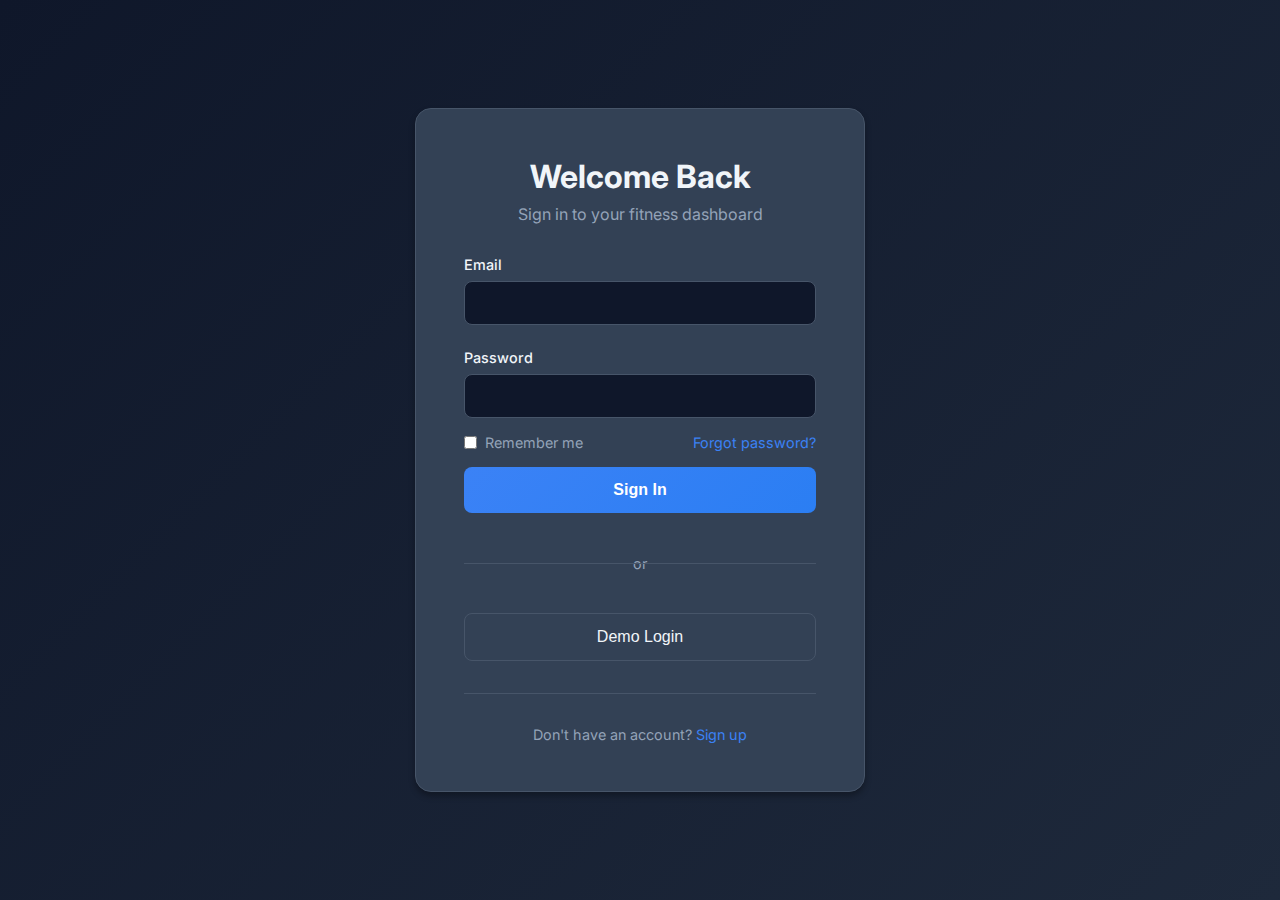
<file: login.html>
<!DOCTYPE html>
<html lang="en">
<head>
    <meta charset="UTF-8">
    <meta name="viewport" content="width=device-width, initial-scale=1.0">
    <title>Login - Fitness Tracker</title>
    <link rel="stylesheet" href="css/style.css">
    <link rel="stylesheet" href="css/auth.css">
    <link href="https://fonts.googleapis.com/css2?family=Inter:wght@300;400;500;600;700&display=swap" rel="stylesheet">
</head>
<body class="auth-body">
    <div class="auth-container">
        <div class="auth-card">
            <div class="auth-header">
                <h1>Welcome Back</h1>
                <p>Sign in to your fitness dashboard</p>
            </div>
            
            <form id="loginForm" class="auth-form">
                <div class="form-group">
                    <label for="email">Email</label>
                    <input type="email" id="email" name="email" required>
                </div>
                
                <div class="form-group">
                    <label for="password">Password</label>
                    <input type="password" id="password" name="password" required>
                </div>
                
                <div class="form-options">
                    <label class="checkbox-label">
                        <input type="checkbox" id="remember">
                        <span>Remember me</span>
                    </label>
                    <a href="#" id="forgotPassword">Forgot password?</a>
                </div>
                
                <button type="submit" class="auth-btn">Sign In</button>
                
                <div class="auth-divider">
                    <span>or</span>
                </div>
                
                <button type="button" class="auth-btn-secondary" id="demoLogin">Demo Login</button>
            </form>
            
            <div class="auth-footer">
                <p>Don't have an account? <a href="signup.html">Sign up</a></p>
            </div>
        </div>
    </div>
    
    <div id="loadingOverlay" class="loading-overlay hidden">
        <div class="loading-spinner"></div>
    </div>
    
    <script src="js/auth.js"></script>
</body>
</html>
</file>
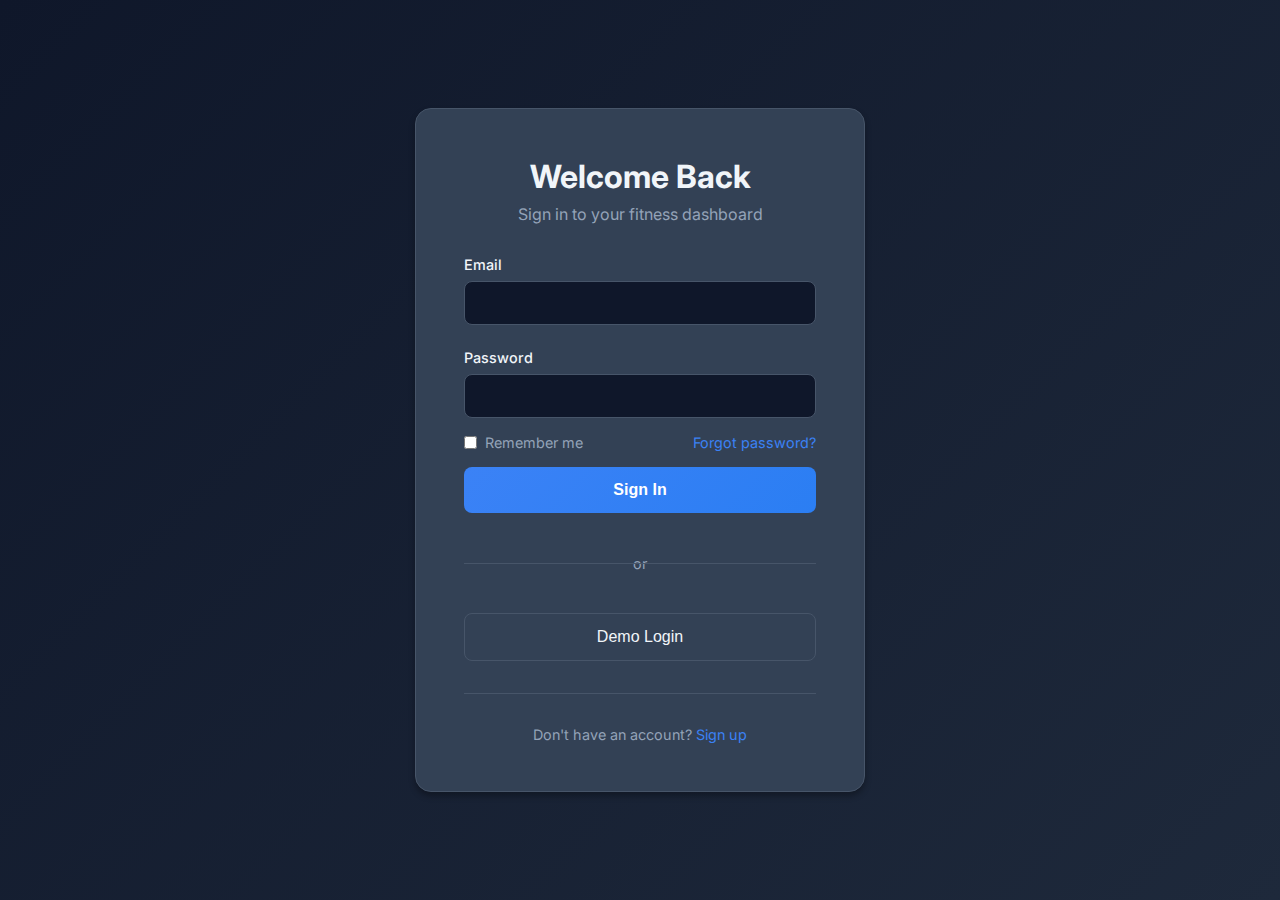
<file: nutrition.html>
<!DOCTYPE html>
<html lang="en">
<head>
    <meta charset="UTF-8">
    <meta name="viewport" content="width=device-width, initial-scale=1.0">
    <title>Nutrition - Fitness Tracker</title>
    <link rel="stylesheet" href="css/style.css">
    <link rel="stylesheet" href="css/dashboard.css">
    <link rel="stylesheet" href="css/mobile.css">
    <link href="https://fonts.googleapis.com/css2?family=Inter:wght@300;400;500;600;700&display=swap" rel="stylesheet">
    <link href="https://cdnjs.cloudflare.com/ajax/libs/font-awesome/6.0.0/css/all.min.css" rel="stylesheet">
</head>
<body>
    <button class="mobile-menu-btn" onclick="toggleMobileMenu()" aria-label="Toggle navigation menu" style="display: none;">
        <i class="fas fa-bars"></i>
    </button>
    <div class="mobile-overlay" onclick="closeMobileMenu()"></div>
    
    <nav class="sidebar" role="navigation" aria-label="Main navigation">
        <div class="logo">
            <span>FitTracker Pro</span>
        </div>
        
        <div class="main-menu">
            <h3>Main Menu</h3>
            <ul class="nav-menu">
                <li><a href="index.html">Dashboard</a></li>
                <li><a href="analytics.html">Analytics</a></li>
                <li><a href="exercise.html">Exercises</a></li>
                <li><a href="run-tracker.html">Run Tracker</a></li>
                <li><a href="calendar.html">Calendar</a></li>
                <li><a href="nutrition.html" class="active">Nutrition</a></li>
            </ul>
        </div>
        
        <div class="account-section">
            <h3>Account</h3>
            <ul class="account-menu">
                <li><a href="information.html">Information</a></li>
                <li><a href="settings.html">Settings</a></li>
                <li><a href="#" onclick="logout()">Logout</a></li>
            </ul>
        </div>
    </nav>

    <main class="main-content">
        <header class="top-header">
            <h1>Nutrition Tracker</h1>
            <div class="user-info">
                <span id="userName">Dilon Sejdija</span>
                <div class="avatar" id="userAvatar">U</div>
            </div>
        </header>

        <!-- Daily Overview -->
        <section class="nutrition-overview">
            <div class="daily-summary">
                <h3>Today's Nutrition</h3>
                <div class="macro-rings">
                    <div class="macro-ring">
                        <div class="ring-chart" data-percentage="65">
                            <span class="ring-value">1,850</span>
                            <span class="ring-label">Calories</span>
                        </div>
                    </div>
                    <div class="macro-breakdown">
                        <div class="macro-item">
                            <span class="macro-color carbs"></span>
                            <span class="macro-name">Carbs</span>
                            <span class="macro-value">180g</span>
                            <span class="macro-percentage">45%</span>
                        </div>
                        <div class="macro-item">
                            <span class="macro-color protein"></span>
                            <span class="macro-name">Protein</span>
                            <span class="macro-value">120g</span>
                            <span class="macro-percentage">30%</span>
                        </div>
                        <div class="macro-item">
                            <span class="macro-color fat"></span>
                            <span class="macro-name">Fat</span>
                            <span class="macro-value">65g</span>
                            <span class="macro-percentage">25%</span>
                        </div>
                    </div>
                </div>
            </div>

            <div class="quick-add">
                <h3>Quick Add</h3>
                <div class="quick-add-buttons">
                    <button class="quick-btn" onclick="openFoodSearch()">🔍 Search Food</button>
                    <button class="quick-btn" onclick="scanBarcode()">📱 Scan Barcode</button>
                    <button class="quick-btn" onclick="addCustomFood()">➕ Custom Food</button>
                </div>
            </div>
        </section>

        <!-- Meal Planning -->
        <section class="meal-planning">
            <div class="meal-section">
                <div class="meal-header">
                    <h3>🌅 Breakfast</h3>
                    <span class="meal-calories">420 cal</span>
                </div>
                <div class="meal-items" id="breakfastItems">
                    <div class="food-item">
                        <span class="food-name">Oatmeal with berries</span>
                        <span class="food-calories">280 cal</span>
                    </div>
                    <div class="food-item">
                        <span class="food-name">Greek yogurt</span>
                        <span class="food-calories">140 cal</span>
                    </div>
                </div>
                <button class="add-food-btn" onclick="addFoodToMeal('breakfast')">+ Add Food</button>
            </div>

            <div class="meal-section">
                <div class="meal-header">
                    <h3>🌞 Lunch</h3>
                    <span class="meal-calories">650 cal</span>
                </div>
                <div class="meal-items" id="lunchItems">
                    <div class="food-item">
                        <span class="food-name">Grilled chicken salad</span>
                        <span class="food-calories">450 cal</span>
                    </div>
                    <div class="food-item">
                        <span class="food-name">Whole grain bread</span>
                        <span class="food-calories">200 cal</span>
                    </div>
                </div>
                <button class="add-food-btn" onclick="addFoodToMeal('lunch')">+ Add Food</button>
            </div>

            <div class="meal-section">
                <div class="meal-header">
                    <h3>🌆 Dinner</h3>
                    <span class="meal-calories">780 cal</span>
                </div>
                <div class="meal-items" id="dinnerItems">
                    <div class="food-item">
                        <span class="food-name">Salmon fillet</span>
                        <span class="food-calories">350 cal</span>
                    </div>
                    <div class="food-item">
                        <span class="food-name">Quinoa</span>
                        <span class="food-calories">220 cal</span>
                    </div>
                    <div class="food-item">
                        <span class="food-name">Steamed vegetables</span>
                        <span class="food-calories">210 cal</span>
                    </div>
                </div>
                <button class="add-food-btn" onclick="addFoodToMeal('dinner')">+ Add Food</button>
            </div>

            <div class="meal-section">
                <div class="meal-header">
                    <h3>🍎 Snacks</h3>
                    <span class="meal-calories">200 cal</span>
                </div>
                <div class="meal-items" id="snackItems">
                    <div class="food-item">
                        <span class="food-name">Mixed nuts</span>
                        <span class="food-calories">200 cal</span>
                    </div>
                </div>
                <button class="add-food-btn" onclick="addFoodToMeal('snacks')">+ Add Food</button>
            </div>
        </section>

        <!-- Water Intake -->
        <section class="water-tracking">
            <div class="water-card">
                <h3>💧 Water Intake</h3>
                <div class="water-progress">
                    <div class="water-bottle">
                        <div class="water-level" style="height: 60%"></div>
                        <span class="water-amount">1.8L / 3L</span>
                    </div>
                    <div class="water-controls">
                        <button class="water-btn" onclick="addWater(250)">+250ml</button>
                        <button class="water-btn" onclick="addWater(500)">+500ml</button>
                        <button class="water-btn" onclick="addWater(1000)">+1L</button>
                    </div>
                </div>
            </div>
        </section>

        <!-- Nutrition Insights -->
        <section class="nutrition-insights">
            <div class="insights-card">
                <h3>📊 Nutrition Insights</h3>
                <div class="insight-list">
                    <div class="insight-item">
                        <span class="insight-icon">✅</span>
                        <div class="insight-content">
                            <h4>Great protein intake!</h4>
                            <p>You're meeting your daily protein goals consistently.</p>
                        </div>
                    </div>
                    <div class="insight-item">
                        <span class="insight-icon">⚠️</span>
                        <div class="insight-content">
                            <h4>Low fiber intake</h4>
                            <p>Consider adding more vegetables and whole grains.</p>
                        </div>
                    </div>
                </div>
            </div>

            <div class="meal-suggestions">
                <h3>🍽️ Meal Suggestions</h3>
                <div class="suggestion-list">
                    <div class="suggestion-item">
                        <img src="https://via.placeholder.com/80x80" alt="Meal suggestion">
                        <div class="suggestion-content">
                            <h4>Mediterranean Bowl</h4>
                            <p>High protein, balanced macros</p>
                            <span class="suggestion-calories">520 cal</span>
                        </div>
                        <button class="add-suggestion-btn">Add</button>
                    </div>
                </div>
            </div>
        </section>
    </main>

    <!-- Food Search Modal -->
    <div id="foodSearchModal" class="modal hidden">
        <div class="modal-content">
            <div class="modal-header">
                <h3>Search Food</h3>
                <button class="close-btn" onclick="closeFoodSearch()">&times;</button>
            </div>
            <div class="modal-body">
                <div class="search-container">
                    <input type="text" id="foodSearchInput" placeholder="Search for food..." />
                    <button onclick="searchFood()">Search</button>
                </div>
                <div class="search-results" id="searchResults">
                    <!-- Search results will be populated here -->
                </div>
            </div>
        </div>
    </div>

    <script src="js/auth.js"></script>
    <script src="js/nutrition.js"></script>
    <script src="js/mobile-nav.js"></script>
    <script>
        function logout() {
            localStorage.clear();
            window.location.href = 'login.html';
        }
    </script>
</body>
</html>
</file>
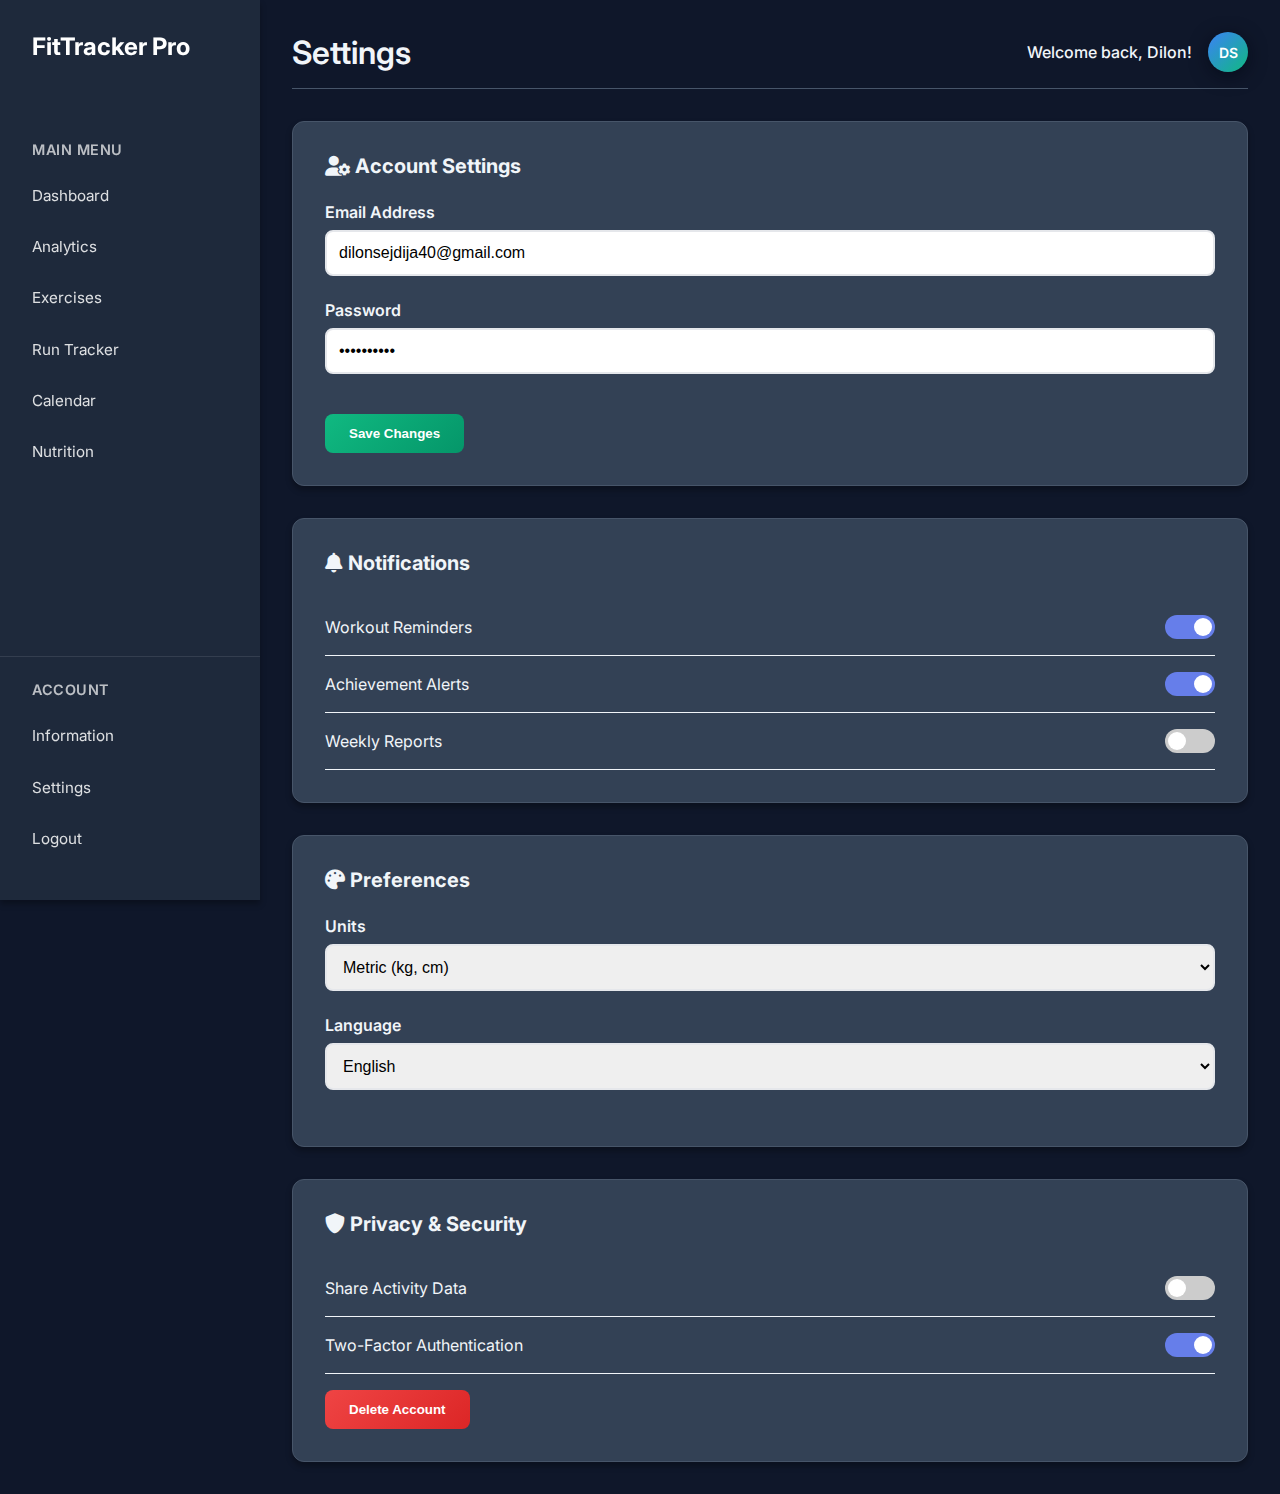
<file: settings.html>
<!DOCTYPE html>
<html lang="en">
<head>
    <meta charset="UTF-8">
    <meta name="viewport" content="width=device-width, initial-scale=1.0">
    <title>Settings - Fitness Tracker</title>
    <link href="https://fonts.googleapis.com/css2?family=Inter:wght@300;400;500;600;700&display=swap" rel="stylesheet">
    <link href="https://cdnjs.cloudflare.com/ajax/libs/font-awesome/6.0.0/css/all.min.css" rel="stylesheet">
    <link rel="stylesheet" href="css/style.css">
    <link rel="stylesheet" href="css/dashboard.css">
    <link rel="stylesheet" href="css/mobile.css">
    <link rel="stylesheet" href="css/professional-enhancements.css">
</head>
<body>
    <button class="mobile-menu-btn" onclick="toggleMobileMenu()" aria-label="Toggle navigation menu" style="display: none;">
        <i class="fas fa-bars"></i>
    </button>
    <div class="mobile-overlay" onclick="closeMobileMenu()"></div>
    
    <nav class="sidebar" role="navigation" aria-label="Main navigation">
        <div class="logo">
            <span>FitTracker Pro</span>
        </div>
        <div class="main-menu">
            <h3>Main Menu</h3>
            <ul class="nav-menu">
                <li><a href="index.html">Dashboard</a></li>
                <li><a href="analytics.html">Analytics</a></li>
                <li><a href="exercise.html">Exercises</a></li>
                <li><a href="run-tracker.html">Run Tracker</a></li>
                <li><a href="calendar.html">Calendar</a></li>
                <li><a href="nutrition.html">Nutrition</a></li>
            </ul>
        </div>
        <div class="account-section">
            <h3>Account</h3>
            <ul class="account-menu">
                <li><a href="information.html">Information</a></li>
                <li><a href="settings.html" class="active">Settings</a></li>
                <li><a href="#" onclick="logout()">Logout</a></li>
            </ul>
        </div>
    </nav>
    
    <div class="main-content">
        <header class="top-header">
            <h1>Settings</h1>
            <div class="user-info">
                <span>Welcome back, Dilon!</span>
                <div class="avatar">DS</div>
            </div>
        </header>
        
        <main class="dashboard">
            <div class="settings-section">
                <div class="settings-card">
                    <h3><i class="fas fa-user-cog"></i> Account Settings</h3>
                    <div class="setting-item">
                        <label>Email Address</label>
                        <input type="email" value="dilonsejdija40@gmail.com" class="setting-input">
                    </div>
                    <div class="setting-item">
                        <label>Password</label>
                        <input type="password" value="Sllatine03" class="setting-input">
                    </div>
                    <button class="save-btn" onclick="saveAccountSettings()">Save Changes</button>
                </div>
                
                <div class="settings-card">
                    <h3><i class="fas fa-bell"></i> Notifications</h3>
                    <div class="toggle-item">
                        <span>Workout Reminders</span>
                        <label class="toggle">
                            <input type="checkbox" data-setting="workoutReminders" checked>
                            <span class="slider"></span>
                        </label>
                    </div>
                    <div class="toggle-item">
                        <span>Achievement Alerts</span>
                        <label class="toggle">
                            <input type="checkbox" data-setting="achievementAlerts" checked>
                            <span class="slider"></span>
                        </label>
                    </div>
                    <div class="toggle-item">
                        <span>Weekly Reports</span>
                        <label class="toggle">
                            <input type="checkbox" data-setting="weeklyReports">
                            <span class="slider"></span>
                        </label>
                    </div>
                </div>
                
                <div class="settings-card">
                    <h3><i class="fas fa-palette"></i> Preferences</h3>
                    <div class="setting-item">
                        <label>Units</label>
                        <select class="setting-select" data-setting="units">
                            <option>Metric (kg, cm)</option>
                            <option>Imperial (lbs, ft)</option>
                        </select>
                    </div>

                    <div class="setting-item">
                        <label>Language</label>
                        <select class="setting-select" data-setting="language">
                            <option>English</option>
                            <option>Spanish</option>
                            <option>French</option>
                        </select>
                    </div>
                </div>
                
                <div class="settings-card">
                    <h3><i class="fas fa-shield-alt"></i> Privacy & Security</h3>
                    <div class="toggle-item">
                        <span>Share Activity Data</span>
                        <label class="toggle">
                            <input type="checkbox" data-setting="shareData">
                            <span class="slider"></span>
                        </label>
                    </div>
                    <div class="toggle-item">
                        <span>Two-Factor Authentication</span>
                        <label class="toggle">
                            <input type="checkbox" data-setting="twoFactor" checked>
                            <span class="slider"></span>
                        </label>
                    </div>
                    <button class="danger-btn" onclick="confirmDeleteAccount()">Delete Account</button>
                </div>
            </div>
        </main>
    </div>
<script>
class SettingsManager {
    constructor() {
        this.settings = JSON.parse(localStorage.getItem('userSettings') || '{}');
        this.init();
    }
    
    init() {
        this.loadSettings();
        this.setupEventListeners();
    }
    
    loadSettings() {
        // Load notification settings
        const workoutReminders = document.querySelector('[data-setting="workoutReminders"]');
        const achievementAlerts = document.querySelector('[data-setting="achievementAlerts"]');
        const weeklyReports = document.querySelector('[data-setting="weeklyReports"]');
        const shareData = document.querySelector('[data-setting="shareData"]');
        const twoFactor = document.querySelector('[data-setting="twoFactor"]');
        
        if (workoutReminders) workoutReminders.checked = this.settings.workoutReminders !== false;
        if (achievementAlerts) achievementAlerts.checked = this.settings.achievementAlerts !== false;
        if (weeklyReports) weeklyReports.checked = this.settings.weeklyReports || false;
        if (shareData) shareData.checked = this.settings.shareData || false;
        if (twoFactor) twoFactor.checked = this.settings.twoFactor !== false;
        
        // Load preference settings
        const unitsSelect = document.querySelector('[data-setting="units"]');
        const languageSelect = document.querySelector('[data-setting="language"]');
        
        if (unitsSelect) unitsSelect.value = this.settings.units || 'Metric (kg, cm)';
        if (languageSelect) languageSelect.value = this.settings.language || 'English';
    }
    
    setupEventListeners() {
        // Toggle switches
        document.querySelectorAll('.toggle input[data-setting]').forEach(toggle => {
            toggle.addEventListener('change', (e) => {
                const setting = e.target.dataset.setting;
                const value = e.target.checked;
                this.updateSetting(setting, value);
                
                const settingName = e.target.closest('.toggle-item').querySelector('span').textContent;
                showNotification(`${settingName} ${value ? 'enabled' : 'disabled'}`, 'success');
            });
        });
        
        // Dropdown selects
        document.querySelectorAll('.setting-select[data-setting]').forEach(select => {
            select.addEventListener('change', (e) => {
                const setting = e.target.dataset.setting;
                const value = e.target.value;
                this.updateSetting(setting, value);
                
                const label = e.target.closest('.setting-item').querySelector('label').textContent;
                showNotification(`${label} updated to: ${value}`, 'success');
                
                // Apply changes immediately
                if (setting === 'units') {
                    this.applyUnits(value);
                }
            });
        });
    }
    
    updateSetting(key, value) {
        this.settings[key] = value;
        localStorage.setItem('userSettings', JSON.stringify(this.settings));
    }
    

    
    applyUnits(units) {
        // Store units preference for use across the app
        window.userUnits = units;
    }
}

function saveAccountSettings() {
    const email = document.querySelector('input[type="email"]').value;
    const password = document.querySelector('input[type="password"]').value;
    
    // Save to localStorage (in real app, would send to server)
    const accountData = { email, password };
    localStorage.setItem('accountSettings', JSON.stringify(accountData));
    
    showNotification('Account settings saved successfully!', 'success');
}

function confirmDeleteAccount() {
    if (confirm('Are you sure you want to delete your account? This action cannot be undone.')) {
        // Clear all user data
        localStorage.clear();
        showNotification('Account deletion initiated. Redirecting to login...', 'warning');
        setTimeout(() => {
            window.location.href = 'login.html';
        }, 2000);
    }
}

function showNotification(message, type) {
    const notification = document.createElement('div');
    notification.className = `notification ${type}`;
    notification.innerHTML = `
        <i class="fas ${type === 'success' ? 'fa-check-circle' : 'fa-exclamation-triangle'}"></i>
        <span>${message}</span>
        <button onclick="this.parentElement.remove()" class="close-btn">
            <i class="fas fa-times"></i>
        </button>
    `;
    
    document.body.appendChild(notification);
    
    setTimeout(() => {
        if (notification.parentElement) {
            notification.remove();
        }
    }, 5000);
}

// Initialize settings manager
document.addEventListener('DOMContentLoaded', function() {
    new SettingsManager();
});
</script>

<style>
.notification {
    position: fixed;
    top: 20px;
    right: 20px;
    background: white;
    padding: 1rem 1.5rem;
    border-radius: 8px;
    box-shadow: 0 4px 12px rgba(0,0,0,0.15);
    display: flex;
    align-items: center;
    gap: 0.75rem;
    z-index: 1000;
    min-width: 300px;
    border-left: 4px solid #10b981;
    animation: slideIn 0.3s ease;
}

.notification.success {
    border-left-color: #10b981;
}

.notification.warning {
    border-left-color: #f59e0b;
}

.notification i:first-child {
    color: #10b981;
    font-size: 1.2rem;
}

.notification.warning i:first-child {
    color: #f59e0b;
}

.notification span {
    flex: 1;
    color: #1e293b;
    font-weight: 500;
}

.close-btn {
    background: none;
    border: none;
    color: #64748b;
    cursor: pointer;
    padding: 0.25rem;
    border-radius: 4px;
}

.close-btn:hover {
    background: #f1f5f9;
    color: #1e293b;
}

@keyframes slideIn {
    from {
        transform: translateX(100%);
        opacity: 0;
    }
    to {
        transform: translateX(0);
        opacity: 1;
    }
}

.save-btn:hover {
    transform: translateY(-2px);
    box-shadow: 0 4px 12px rgba(16, 185, 129, 0.3);
}

.danger-btn:hover {
    transform: translateY(-2px);
    box-shadow: 0 4px 12px rgba(239, 68, 68, 0.3);
}

.setting-input:hover, .setting-select:hover {
    border-color: #9ca3af;
}

.toggle-item:hover {
    background: rgba(255,255,255,0.05);
    border-radius: 8px;
    margin: 0 -1rem;
    padding: 1rem;
}
</style>

<script>
    function logout() {
        localStorage.clear();
        window.location.href = 'login.html';
    }
</script>

<script src="js/professional-enhancements.js"></script>
<script src="js/mobile-nav.js"></script>
<script>
    function logout() {
        localStorage.clear();
        window.location.href = 'login.html';
    }
</script>

</body>
</html>
</file>
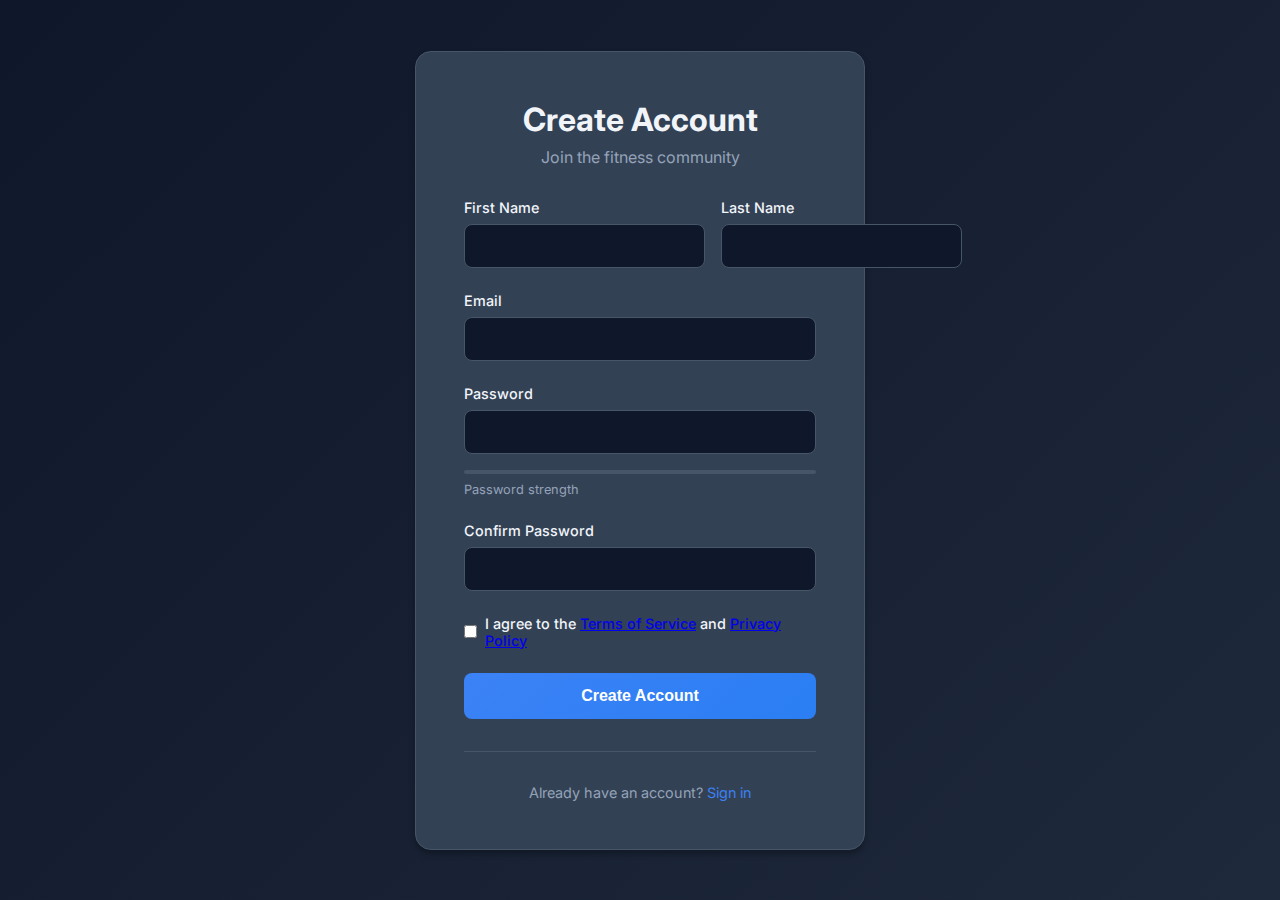
<file: signup.html>
<!DOCTYPE html>
<html lang="en">
<head>
    <meta charset="UTF-8">
    <meta name="viewport" content="width=device-width, initial-scale=1.0">
    <title>Sign Up - Fitness Tracker</title>
    <link rel="stylesheet" href="css/style.css">
    <link rel="stylesheet" href="css/auth.css">
    <link href="https://fonts.googleapis.com/css2?family=Inter:wght@300;400;500;600;700&display=swap" rel="stylesheet">
</head>
<body class="auth-body">
    <div class="auth-container">
        <div class="auth-card">
            <div class="auth-header">
                <h1>Create Account</h1>
                <p>Join the fitness community</p>
            </div>
            
            <form id="signupForm" class="auth-form">
                <div class="form-row">
                    <div class="form-group">
                        <label for="firstName">First Name</label>
                        <input type="text" id="firstName" name="firstName" required>
                    </div>
                    <div class="form-group">
                        <label for="lastName">Last Name</label>
                        <input type="text" id="lastName" name="lastName" required>
                    </div>
                </div>
                
                <div class="form-group">
                    <label for="email">Email</label>
                    <input type="email" id="email" name="email" required>
                </div>
                
                <div class="form-group">
                    <label for="password">Password</label>
                    <input type="password" id="password" name="password" required>
                    <div class="password-strength">
                        <div class="strength-bar"></div>
                        <span class="strength-text">Password strength</span>
                    </div>
                </div>
                
                <div class="form-group">
                    <label for="confirmPassword">Confirm Password</label>
                    <input type="password" id="confirmPassword" name="confirmPassword" required>
                </div>
                
                <div class="form-group">
                    <label class="checkbox-label">
                        <input type="checkbox" id="terms" required>
                        <span>I agree to the <a href="#">Terms of Service</a> and <a href="#">Privacy Policy</a></span>
                    </label>
                </div>
                
                <button type="submit" class="auth-btn">Create Account</button>
            </form>
            
            <div class="auth-footer">
                <p>Already have an account? <a href="login.html">Sign in</a></p>
            </div>
        </div>
    </div>
    
    <div id="loadingOverlay" class="loading-overlay hidden">
        <div class="loading-spinner"></div>
    </div>
    
    <script src="js/auth.js"></script>
</body>
</html>
</file>
<file: css/style.css>
* {
    margin: 0;
    padding: 0;
    box-sizing: border-box;
}

/* Theme variables: modern professional dark palette */
:root {
    --bg: #0f172a; /* dark background */
    --panel: #1e293b; /* dark sidebar */
    --card: #334155; /* dark slate cards */
    --muted: #94a3b8; /* light secondary text */
    --text: #f1f5f9; /* light text */
    --accent: #3b82f6; /* professional blue */
    --accent-2: #10b981; /* success green */
    --warn: #f59e0b;
    --danger: #ef4444;
    --glass: rgba(255,255,255,0.1);
    --border: #475569;
    --shadow: 0 4px 6px rgba(0,0,0,0.3);
}

body {
    font-family: 'Inter', sans-serif;
    background: var(--bg);
    color: var(--text);
    display: flex;
    min-height: 100vh;
    overflow-x: hidden;
}

.sidebar {
    width: 260px;
    background: var(--panel);
    color: #ffffff;
    padding: 2rem 0;
    position: fixed;
    height: 100vh;
    left: 0;
    top: 0;
    display: flex;
    flex-direction: column;
    gap: 2rem;
    box-shadow: var(--shadow);
    z-index: 1000;
    transition: transform 0.3s ease;
}

.logo {
    display: flex;
    align-items: center;
    gap: 12px;
    padding: 0 2rem;
    margin-bottom: 3rem;
    font-size: 1.5rem;
    font-weight: 700;
}

.main-menu h3,
.account-section h3 {
    padding: 0 2rem;
    margin-bottom: 1rem;
    font-size: 0.9rem;
    font-weight: 600;
    text-transform: uppercase;
    letter-spacing: 0.5px;
    color: rgba(255,255,255,0.7);
}

.nav-menu,
.account-menu {
    list-style: none;
}

.nav-menu li,
.account-menu li {
    margin-bottom: 8px;
}

.nav-menu a,
.account-menu a {
    display: flex;
    align-items: center;
    gap: 12px;
    padding: 14px 2rem;
    color: rgba(255,255,255,0.85);
    text-decoration: none;
    transition: all 0.3s ease;
    font-size: 0.95rem;
    line-height: 1;
}

.nav-menu a:hover,
.nav-menu a.active,
.account-menu a:hover {
    background: rgba(255,255,255,0.1);
    color: #fff;
    border-right: 3px solid var(--accent);
}

.expandable .expand-toggle {
    position: relative;
}

.expandable .expand-toggle i {
    transition: transform 0.3s ease;
}

.expandable.expanded .expand-toggle i {
    transform: rotate(180deg);
}

.sub-menu {
    list-style: none;
    max-height: 0;
    overflow: hidden;
    transition: max-height 0.3s ease;
    background: rgba(0,0,0,0.1);
}

.expandable.expanded .sub-menu {
    max-height: 200px;
}

.sub-menu a {
    padding-left: 3.5rem;
    font-size: 0.9rem;
}

.account-section {
    margin-top: auto;
    border-top: 1px solid rgba(255,255,255,0.1);
    padding-top: 1.5rem;
}

.main-content {
    flex: 1;
    margin-left: 260px;
    padding: 2rem;
    max-width: calc(100vw - 260px);
    overflow-x: hidden;
}

.top-header {
    display: flex;
    justify-content: space-between;
    align-items: center;
    margin-bottom: 2rem;
    padding-bottom: 1rem;
    border-bottom: 1px solid var(--border);
}

.top-header h1 {
    color: var(--text);
    font-size: 2rem;
    font-weight: 600;
}

.user-info {
    display: flex;
    align-items: center;
    gap: 1rem;
    color: var(--muted);
}

.avatar {
    width: 40px;
    height: 40px;
    background: var(--accent);
    border-radius: 50%;
    display: flex;
    align-items: center;
    justify-content: center;
    color: white;
    font-weight: 600;
}

/* Accessibility utility */
.sr-only {
    position: absolute !important;
    width: 1px; height: 1px;
    padding: 0; margin: -1px; overflow: hidden; clip: rect(0,0,0,0); white-space: nowrap; border: 0;
}

/* Dashboard Sections */
.progress-section {
    display: grid;
    grid-template-columns: repeat(auto-fit, minmax(300px, 1fr));
    gap: 1.5rem;
    margin-bottom: 2rem;
}

.progress-card {
    background: var(--card);
    padding: 2rem;
    border-radius: 12px;
    box-shadow: var(--shadow);
    border: 1px solid var(--border);
    text-align: center;
}

.progress-card h3 {
    color: var(--text);
    margin-bottom: 1rem;
    font-size: 1.25rem;
}

.progress-card p {
    color: var(--muted);
    margin-bottom: 1.5rem;
}

.continue-btn {
    background: var(--accent);
    color: white;
    border: none;
    padding: 12px 24px;
    border-radius: 8px;
    cursor: pointer;
    font-weight: 600;
    transition: all 0.2s ease;
}

.continue-btn:hover {
    transform: translateY(-2px);
}

.fitness-goals-section {
    background: var(--card);
    padding: 2rem;
    border-radius: 12px;
    box-shadow: var(--shadow);
    border: 1px solid var(--border);
    text-align: center;
    margin-bottom: 2rem;
}

.fitness-goals-section h3 {
    color: var(--text);
    margin-bottom: 1rem;
    font-size: 1.25rem;
}

.fitness-goals-section p {
    color: var(--muted);
    margin-bottom: 1.5rem;
}

.goals-btn {
    background: var(--accent-2);
    color: white;
    border: none;
    padding: 12px 24px;
    border-radius: 8px;
    cursor: pointer;
    font-weight: 600;
    transition: all 0.2s ease;
}

.goals-btn:hover {
    transform: translateY(-2px);
}

.stats-section {
    display: grid;
    grid-template-columns: repeat(auto-fit, minmax(300px, 1fr));
    gap: 1.5rem;
    margin-bottom: 2rem;
}

.stat-card {
    background: var(--card);
    padding: 2rem;
    border-radius: 12px;
    box-shadow: var(--shadow);
    border: 1px solid var(--border);
}

.stat-card h3 {
    color: var(--text);
    margin-bottom: 1rem;
    font-size: 1.25rem;
}

.stat-content p {
    display: flex;
    justify-content: space-between;
    margin-bottom: 0.5rem;
    color: var(--muted);
}

.stat-content span {
    font-weight: 600;
    color: var(--text);
}

.my-exercises-section {
    background: var(--card);
    padding: 2rem;
    border-radius: 12px;
    box-shadow: var(--shadow);
    border: 1px solid var(--border);
}

.my-exercises-section h3 {
    color: #1e293b;
    margin-bottom: 1.5rem;
    font-size: 1.25rem;
}

.exercise-list {
    display: flex;
    flex-direction: column;
    gap: 1rem;
}

.exercise-item {
    display: flex;
    justify-content: space-between;
    align-items: center;
    padding: 1rem;
    background: #f8fafc;
    border-radius: 8px;
    border-left: 4px solid #667eea;
}

.exercise-item span:first-child {
    font-weight: 600;
    color: #1e293b;
}

.exercise-item span:last-child {
    color: #64748b;
    font-size: 0.9rem;
}
/* Hidden utility */
.hidden {
    display: none !important;
}

/* Exercise Page Styles */
.exercise-categories {
    display: grid;
    grid-template-columns: repeat(auto-fit, minmax(300px, 1fr));
    gap: 2rem;
}

.category-card {
    background: var(--card);
    padding: 2rem;
    border-radius: 12px;
    box-shadow: var(--shadow);
    border: 1px solid var(--border);
}

.category-card h3 {
    color: #1e293b;
    margin-bottom: 1.5rem;
    font-size: 1.25rem;
}

.exercise-grid {
    display: flex;
    flex-direction: column;
    gap: 0.75rem;
}

/* Run Tracker Page Styles */
.run-stats {
    display: grid;
    grid-template-columns: repeat(auto-fit, minmax(300px, 1fr));
    gap: 1.5rem;
    margin-bottom: 2rem;
}

.run-history {
    background: var(--card);
    padding: 2rem;
    border-radius: 12px;
    box-shadow: var(--shadow);
    border: 1px solid var(--border);
}

.run-history h3 {
    color: var(--text);
    margin-bottom: 1.5rem;
    font-size: 1.25rem;
}

.run-list {
    display: flex;
    flex-direction: column;
    gap: 1rem;
}

.run-item {
    display: flex;
    justify-content: space-between;
    align-items: center;
    padding: 1rem;
    background: rgba(255,255,255,0.02);
    border-radius: 8px;
    border-left: 4px solid var(--accent-2);
}

/* Calendar Page Styles */
.calendar-header {
    background: var(--card);
    padding: 2rem;
    border-radius: 12px;
    box-shadow: var(--shadow);
    border: 1px solid var(--border);
    margin-bottom: 2rem;
    text-align: center;
}

.calendar-header h3 {
    color: #1e293b;
    font-size: 1.5rem;
}

.calendar-grid {
    display: grid;
    grid-template-columns: repeat(7, 1fr);
    gap: 1rem;
    margin-bottom: 2rem;
}

.calendar-day {
    background: var(--panel);
    padding: 2rem 1rem;
    border-radius: 12px;
    box-shadow: var(--shadow);
    border: 1px solid var(--border);
    text-align: center;
    font-weight: 600;
    color: var(--text);
}

.workout-dot {
    display: inline-block;
    width: 12px;
    height: 12px;
    border-radius: 50%;
    margin-top: 0.5rem;
}

.workout-dot.upper { background: #667eea; }
.workout-dot.lower { background: #f093fb; }
.workout-dot.cardio { background: #10b981; }
.workout-dot.rest { background: #94a3b8; }

.calendar-legend {
    background: var(--card);
    padding: 1.5rem;
    border-radius: 12px;
    box-shadow: var(--shadow);
    border: 1px solid var(--border);
}

.calendar-legend .legend-items {
    display: flex;
    justify-content: center;
    gap: 2rem;
    flex-wrap: wrap;
}

.calendar-legend h4 {
    color: var(--text);
    font-weight: 600;
    margin-bottom: 1rem;
}

.legend-item {
    display: flex;
    align-items: center;
    gap: 0.5rem;
    color: var(--muted);
    font-size: 0.9rem;
}

.legend-item .dot {
    width: 12px;
    height: 12px;
    border-radius: 50%;
}

.dot.upper { background: #667eea; }
.dot.lower { background: #f093fb; }
.dot.cardio { background: #10b981; }
.dot.rest { background: #94a3b8; }

/* Professional UI Enhancements */

/* Loading States */
.skeleton {
    background: linear-gradient(90deg, var(--card) 25%, var(--glass) 50%, var(--card) 75%);
    background-size: 200% 100%;
    animation: loading 1.5s infinite;
}

@keyframes loading {
    0% { background-position: 200% 0; }
    100% { background-position: -200% 0; }
}

.loading-spinner {
    width: 20px;
    height: 20px;
    border: 2px solid var(--border);
    border-top: 2px solid var(--accent);
    border-radius: 50%;
    animation: spin 1s linear infinite;
    display: inline-block;
    margin-right: 8px;
}

@keyframes spin {
    0% { transform: rotate(0deg); }
    100% { transform: rotate(360deg); }
}

/* Toast Notifications */
.toast-container {
    position: fixed;
    top: 2rem;
    right: 2rem;
    z-index: 10000;
    display: flex;
    flex-direction: column;
    gap: 0.5rem;
}

.toast {
    background: var(--card);
    border: 1px solid var(--border);
    border-radius: 8px;
    padding: 1rem 1.5rem;
    box-shadow: var(--shadow);
    transform: translateX(100%);
    transition: transform 0.3s ease;
    min-width: 300px;
}

.toast.show {
    transform: translateX(0);
}

.toast.success { border-left: 4px solid #10b981; }
.toast.error { border-left: 4px solid var(--danger); }
.toast.warning { border-left: 4px solid var(--warn); }
.toast.info { border-left: 4px solid var(--accent); }

/* Modal Styles */
.modal {
    position: fixed;
    top: 0;
    left: 0;
    right: 0;
    bottom: 0;
    background: rgba(7, 18, 38, 0.8);
    display: flex;
    align-items: center;
    justify-content: center;
    z-index: 9999;
    backdrop-filter: blur(4px);
}

.modal.hidden {
    display: none;
}

.modal-content {
    background: var(--card);
    border-radius: 12px;
    box-shadow: var(--shadow);
    border: 1px solid var(--border);
    max-width: 90vw;
    max-height: 90vh;
    overflow: hidden;
    animation: modalSlideIn 0.3s ease;
}

@keyframes modalSlideIn {
    from {
        opacity: 0;
        transform: translateY(-50px) scale(0.95);
    }
    to {
        opacity: 1;
        transform: translateY(0) scale(1);
    }
}

.modal-header {
    padding: 1.5rem 2rem;
    border-bottom: 1px solid var(--border);
    display: flex;
    justify-content: space-between;
    align-items: center;
}

.modal-header h3 {
    color: var(--text);
    margin: 0;
}

.close-btn {
    background: none;
    border: none;
    color: var(--muted);
    font-size: 1.5rem;
    cursor: pointer;
    padding: 0;
    width: 30px;
    height: 30px;
    display: flex;
    align-items: center;
    justify-content: center;
    border-radius: 4px;
    transition: all 0.2s ease;
}

.close-btn:hover {
    background: var(--glass);
    color: var(--text);
}

.modal-body {
    padding: 2rem;
}

/* Analytics Styles */
.analytics-controls {
    display: flex;
    justify-content: space-between;
    align-items: center;
    margin-bottom: 2rem;
    padding: 1.5rem;
    background: #1e293b;
    border-radius: 12px;
    border: 1px solid var(--border);
}

.time-range-selector {
    display: flex;
    gap: 0.5rem;
}

.range-btn {
    padding: 8px 16px;
    border: 1px solid var(--border);
    background: transparent;
    color: var(--muted);
    border-radius: 6px;
    cursor: pointer;
    transition: all 0.2s ease;
    font-size: 0.9rem;
}

.range-btn:hover {
    background: var(--glass);
    color: var(--text);
}

.range-btn.active {
    background: var(--accent);
    color: white;
    border-color: var(--accent);
}

.export-controls {
    display: flex;
    gap: 0.5rem;
}

.export-btn {
    padding: 8px 16px;
    background: var(--accent-2);
    color: white;
    border: none;
    border-radius: 6px;
    cursor: pointer;
    transition: all 0.2s ease;
    font-size: 0.9rem;
}

.export-btn:hover {
    background: #06a887;
    transform: translateY(-1px);
}

.tooltip {
    position: relative;
}

.tooltip::after {
    content: attr(data-tooltip);
    position: absolute;
    bottom: 100%;
    left: 50%;
    transform: translateX(-50%);
    background: var(--bg);
    color: var(--text);
    border: 1px solid var(--border);
    padding: 0.5rem;
    border-radius: 4px;
    font-size: 0.8rem;
    white-space: nowrap;
    opacity: 0;
    pointer-events: none;
    transition: opacity 0.3s ease;
    z-index: 1000;
    box-shadow: var(--shadow);
}

.tooltip:hover::after {
    opacity: 1;
}

.help-btn {
    padding: 8px 12px;
    background: var(--accent);
    color: white;
    border: none;
    border-radius: 6px;
    cursor: pointer;
    transition: all 0.2s ease;
}

.help-btn:hover {
    background: #2563eb;
}

/* Metrics Overview */
.metrics-overview {
    display: grid;
    grid-template-columns: repeat(auto-fit, minmax(250px, 1fr));
    gap: 1.5rem;
    margin-bottom: 2rem;
}

.metric-card {
    background: #1e293b;
    padding: 2rem;
    border-radius: 12px;
    border: 1px solid var(--border);
    box-shadow: var(--shadow);
    display: flex;
    align-items: center;
    gap: 1.5rem;
}

.metric-icon {
    font-size: 2.5rem;
    width: 60px;
    height: 60px;
    display: flex;
    align-items: center;
    justify-content: center;
    background: var(--glass);
    border-radius: 12px;
}

.metric-content h3 {
    color: var(--muted);
    font-size: 0.9rem;
    margin-bottom: 0.5rem;
    font-weight: 500;
}

.metric-value {
    color: var(--text);
    font-size: 2rem;
    font-weight: 700;
    margin-bottom: 0.25rem;
}

.metric-change {
    font-size: 0.8rem;
    font-weight: 600;
}

.metric-change.positive {
    color: #10b981;
}

.metric-change.negative {
    color: var(--danger);
}

/* Charts Section */
.charts-section {
    display: grid;
    grid-template-columns: repeat(auto-fit, minmax(400px, 1fr));
    gap: 2rem;
    margin-bottom: 2rem;
}

.chart-container {
    background: #1e293b;
    padding: 2rem;
    border-radius: 12px;
    border: 1px solid var(--border);
    box-shadow: var(--shadow);
}

.chart-header {
    display: flex;
    justify-content: space-between;
    align-items: center;
    margin-bottom: 1.5rem;
}

.chart-header h3 {
    color: var(--text);
    margin: 0;
}

.chart-controls select {
    background: var(--bg);
    color: var(--text);
    border: 1px solid var(--border);
    border-radius: 6px;
    padding: 6px 12px;
    font-size: 0.9rem;
}

.chart-container canvas {
    max-height: 300px;
}

/* Detailed Analytics */
.detailed-analytics {
    display: grid;
    grid-template-columns: repeat(auto-fit, minmax(350px, 1fr));
    gap: 2rem;
}

.analytics-card {
    background: #1e293b;
    padding: 2rem;
    border-radius: 12px;
    border: 1px solid var(--border);
    box-shadow: var(--shadow);
}

.analytics-card h3 {
    color: var(--text);
    margin-bottom: 1.5rem;
}

.insight-item,
.recommendation-item {
    display: flex;
    gap: 1rem;
    padding: 1rem;
    background: var(--glass);
    border-radius: 8px;
    margin-bottom: 1rem;
}

.insight-icon,
.recommendation-icon {
    font-size: 1.5rem;
    width: 40px;
    height: 40px;
    display: flex;
    align-items: center;
    justify-content: center;
    background: var(--accent);
    border-radius: 8px;
    flex-shrink: 0;
}

.insight-content h4,
.recommendation-content h4 {
    color: var(--text);
    margin-bottom: 0.5rem;
    font-size: 1rem;
}

.insight-content p,
.recommendation-content p {
    color: var(--muted);
    font-size: 0.9rem;
    line-height: 1.4;
}

/* Goal Progress */
.goal-progress-item {
    display: flex;
    align-items: center;
    gap: 1rem;
    padding: 1rem;
    background: var(--glass);
    border-radius: 8px;
    margin-bottom: 1rem;
}

.goal-info {
    flex: 1;
}

.goal-info h4 {
    color: var(--text);
    margin-bottom: 0.25rem;
    font-size: 0.9rem;
}

.goal-info span {
    color: var(--muted);
    font-size: 0.8rem;
}

.goal-progress-bar {
    flex: 2;
    height: 8px;
    background: var(--border);
    border-radius: 4px;
    overflow: hidden;
}

.progress-fill {
    height: 100%;
    background: linear-gradient(90deg, var(--accent) 0%, var(--accent-2) 100%);
    transition: width 0.3s ease;
}

.progress-percentage {
    color: var(--text);
    font-weight: 600;
    font-size: 0.9rem;
    min-width: 40px;
    text-align: right;
}

/* Nutrition Styles */
.nutrition-overview {
    display: grid;
    grid-template-columns: 2fr 1fr;
    gap: 2rem;
    margin-bottom: 2rem;
}

.daily-summary {
    background: #1e293b;
    padding: 2rem;
    border-radius: 12px;
    border: 1px solid var(--border);
    box-shadow: var(--shadow);
}

.macro-rings {
    display: flex;
    align-items: center;
    gap: 2rem;
}

.macro-ring {
    position: relative;
}

.ring-chart {
    width: 120px;
    height: 120px;
    border-radius: 50%;
    background: conic-gradient(var(--accent) 0deg 234deg, var(--border) 234deg 360deg);
    display: flex;
    flex-direction: column;
    align-items: center;
    justify-content: center;
    position: relative;
}

.ring-chart::before {
    content: '';
    position: absolute;
    width: 80px;
    height: 80px;
    background: var(--card);
    border-radius: 50%;
}

.ring-value,
.ring-label {
    position: relative;
    z-index: 1;
}

.ring-value {
    color: var(--text);
    font-size: 1.5rem;
    font-weight: 700;
}

.ring-label {
    color: var(--muted);
    font-size: 0.8rem;
}

.macro-breakdown {
    display: flex;
    flex-direction: column;
    gap: 1rem;
}

.macro-item {
    display: flex;
    align-items: center;
    gap: 1rem;
}

.macro-color {
    width: 12px;
    height: 12px;
    border-radius: 2px;
}

.macro-color.carbs { background: var(--accent); }
.macro-color.protein { background: var(--accent-2); }
.macro-color.fat { background: var(--warn); }

.macro-name {
    color: var(--muted);
    font-size: 0.9rem;
    min-width: 60px;
}

.macro-value {
    color: var(--text);
    font-weight: 600;
    min-width: 50px;
}

.macro-percentage {
    color: var(--muted);
    font-size: 0.8rem;
}

/* Quick Add */
.quick-add {
    background: #1e293b;
    padding: 2rem;
    border-radius: 12px;
    border: 1px solid var(--border);
    box-shadow: var(--shadow);
}

.quick-add-buttons {
    display: flex;
    flex-direction: column;
    gap: 0.75rem;
}

.quick-btn {
    padding: 12px 16px;
    background: var(--glass);
    border: 1px solid var(--border);
    color: var(--text);
    border-radius: 8px;
    cursor: pointer;
    transition: all 0.2s ease;
    text-align: left;
}

.quick-btn:hover {
    background: var(--accent);
    color: white;
    border-color: var(--accent);
}

/* Meal Planning */
.meal-planning {
    display: grid;
    grid-template-columns: repeat(auto-fit, minmax(300px, 1fr));
    gap: 1.5rem;
    margin-bottom: 2rem;
}

.meal-section {
    background: #1e293b;
    padding: 1.5rem;
    border-radius: 12px;
    border: 1px solid var(--border);
    box-shadow: var(--shadow);
}

.meal-header {
    display: flex;
    justify-content: space-between;
    align-items: center;
    margin-bottom: 1rem;
    padding-bottom: 0.75rem;
    border-bottom: 1px solid var(--border);
}

.meal-header h3 {
    color: var(--text);
    margin: 0;
}

.meal-calories {
    color: var(--accent);
    font-weight: 600;
}

.meal-items {
    margin-bottom: 1rem;
}

.food-item {
    display: flex;
    justify-content: space-between;
    align-items: center;
    padding: 0.75rem 0;
    border-bottom: 1px solid var(--glass);
}

.food-item:last-child {
    border-bottom: none;
}

.food-name {
    color: var(--text);
    font-size: 0.9rem;
}

.food-calories {
    color: var(--muted);
    font-size: 0.8rem;
}

.add-food-btn {
    width: 100%;
    padding: 10px;
    background: transparent;
    border: 1px dashed var(--border);
    color: var(--muted);
    border-radius: 6px;
    cursor: pointer;
    transition: all 0.2s ease;
}

.add-food-btn:hover {
    border-color: var(--accent);
    color: var(--accent);
}

/* Water Tracking */
.water-tracking {
    margin-bottom: 2rem;
}

.water-card {
    background: #1e293b;
    padding: 2rem;
    border-radius: 12px;
    border: 1px solid var(--border);
    box-shadow: var(--shadow);
}

.water-progress {
    display: flex;
    align-items: center;
    gap: 2rem;
}

.water-bottle {
    width: 60px;
    height: 200px;
    background: var(--glass);
    border: 2px solid var(--border);
    border-radius: 30px;
    position: relative;
    overflow: hidden;
}

.water-level {
    position: absolute;
    bottom: 0;
    left: 0;
    right: 0;
    background: linear-gradient(180deg, var(--accent) 0%, var(--accent-2) 100%);
    transition: height 0.3s ease;
    border-radius: 0 0 26px 26px;
}

.water-amount {
    position: absolute;
    top: 50%;
    left: 50%;
    transform: translate(-50%, -50%);
    color: var(--text);
    font-weight: 600;
    font-size: 0.8rem;
    text-align: center;
    z-index: 1;
}

.water-controls {
    display: flex;
    flex-direction: column;
    gap: 0.75rem;
}

.water-btn {
    padding: 10px 20px;
    background: var(--accent-2);
    color: white;
    border: none;
    border-radius: 6px;
    cursor: pointer;
    transition: all 0.2s ease;
}

.water-btn:hover {
    background: #06a887;
    transform: translateY(-1px);
}

/* Nutrition Insights */
.nutrition-insights {
    display: grid;
    grid-template-columns: 1fr 1fr;
    gap: 2rem;
}

.insights-card,
.meal-suggestions {
    background: #1e293b;
    padding: 2rem;
    border-radius: 12px;
    border: 1px solid var(--border);
    box-shadow: var(--shadow);
}

.suggestion-item {
    display: flex;
    align-items: center;
    gap: 1rem;
    padding: 1rem;
    background: var(--glass);
    border-radius: 8px;
    margin-bottom: 1rem;
}

.suggestion-item img {
    width: 60px;
    height: 60px;
    border-radius: 8px;
    object-fit: cover;
}

.suggestion-content {
    flex: 1;
}

.suggestion-content h4 {
    color: var(--text);
    margin-bottom: 0.25rem;
    font-size: 0.9rem;
}

.suggestion-content p {
    color: var(--muted);
    font-size: 0.8rem;
    margin-bottom: 0.25rem;
}

.suggestion-calories {
    color: var(--accent);
    font-weight: 600;
    font-size: 0.8rem;
}

.add-suggestion-btn {
    padding: 6px 12px;
    background: var(--accent);
    color: white;
    border: none;
    border-radius: 4px;
    cursor: pointer;
    font-size: 0.8rem;
}

/* Responsive Design */
@media (max-width: 1200px) {
    .charts-section {
        grid-template-columns: 1fr;
    }
    
    .nutrition-overview {
        grid-template-columns: 1fr;
    }
    
    .nutrition-insights {
        grid-template-columns: 1fr;
    }
}

@media (max-width: 768px) {
    .main-content {
        margin-left: 0;
        padding: 1rem;
    }
    
    .sidebar {
        transform: translateX(-100%);
        transition: transform 0.3s ease;
    }
    
    .sidebar.open {
        transform: translateX(0);
    }
    
    .metrics-overview {
        grid-template-columns: 1fr;
    }
    
    .meal-planning {
        grid-template-columns: 1fr;
    }
    
    .analytics-controls {
        flex-direction: column;
        gap: 1rem;
    }
    
    .macro-rings {
        flex-direction: column;
        text-align: center;
    }
    
    .water-progress {
        flex-direction: column;
        text-align: center;
    }
}

/* Accessibility Improvements */
@media (prefers-reduced-motion: reduce) {
    * {
        animation-duration: 0.01ms !important;
        animation-iteration-count: 1 !important;
        transition-duration: 0.01ms !important;
    }
}

/* Focus styles for keyboard navigation */
.nav-menu a:focus,
.account-menu a:focus,
button:focus,
input:focus,
select:focus {
    outline: 2px solid var(--accent);
    outline-offset: 2px;
}

/* High contrast mode support */
@media (prefers-contrast: high) {
    :root {
        --border: rgba(255,255,255,0.3);
        --glass: rgba(255,255,255,0.1);
    }
}

/* Print styles */
@media print {
    .sidebar,
    .export-controls,
    .quick-add,
    .water-controls {
        display: none;
    }
    
    .main-content {
        margin-left: 0;
    }
    
    * {
        background: white !important;
        color: black !important;
    }
}
.dot.cardio { background: #10b981; }
.dot.rest { background: #94a3b8; }
/* Professional Dashboard Enhancements */
.quick-stats {
    display: grid;
    grid-template-columns: repeat(auto-fit, minmax(200px, 1fr));
    gap: 1rem;
    margin-bottom: 2rem;
}

.quick-stat {
    background: var(--card);
    padding: 1.5rem;
    border-radius: 12px;
    box-shadow: var(--shadow);
    border: 1px solid var(--border);
    display: flex;
    flex-direction: column;
    align-items: center;
    text-align: center;
}

.quick-stat i {
    font-size: 2rem;
    color: var(--accent);
    margin-bottom: 0.5rem;
}

.stat-number {
    font-size: 2rem;
    font-weight: 700;
    color: var(--text);
    margin-bottom: 0.25rem;
}

.stat-label {
    color: var(--muted);
    font-size: 0.9rem;
}

.progress-bar {
    width: 100%;
    height: 8px;
    background: #e2e8f0;
    border-radius: 4px;
    margin: 1rem 0;
    overflow: hidden;
}

.progress-fill {
    height: 100%;
    background: linear-gradient(135deg, #667eea 0%, #764ba2 100%);
    border-radius: 4px;
    transition: width 0.3s ease;
}

.activity-timeline {
    display: flex;
    flex-direction: column;
    gap: 1rem;
}

.activity-item {
    display: flex;
    justify-content: space-between;
    align-items: center;
    padding: 1rem;
    background: #f8fafc;
    border-radius: 8px;
    border-left: 4px solid #10b981;
}

.activity-time {
    color: #64748b;
    font-size: 0.85rem;
}

.activity-desc {
    font-weight: 500;
    color: #1e293b;
}

.activity-badge {
    background: #10b981;
    color: white;
    padding: 0.25rem 0.75rem;
    border-radius: 12px;
    font-size: 0.8rem;
}

/* Exercise Page Enhancements */
.workout-header {
    background: var(--card);
    padding: 2rem;
    border-radius: 12px;
    box-shadow: var(--shadow);
    border: 1px solid var(--border);
    margin-bottom: 2rem;
    display: flex;
    justify-content: space-between;
    align-items: center;
}

.workout-stats {
    display: flex;
    gap: 2rem;
}

.stat-item {
    text-align: center;
}

.stat-value {
    display: block;
    font-size: 1.5rem;
    font-weight: 700;
    color: #1e293b;
}

.start-workout-btn {
    background: linear-gradient(135deg, #10b981 0%, #059669 100%);
    color: white;
    border: none;
    padding: 12px 24px;
    border-radius: 8px;
    cursor: pointer;
    font-weight: 600;
    display: flex;
    align-items: center;
    gap: 0.5rem;
}

.category-header {
    display: flex;
    justify-content: space-between;
    align-items: center;
    margin-bottom: 1.5rem;
}

.difficulty {
    padding: 0.25rem 0.75rem;
    border-radius: 12px;
    font-size: 0.8rem;
    font-weight: 600;
}

.difficulty.beginner { background: #dcfce7; color: #166534; }
.difficulty.intermediate { background: #fef3c7; color: #92400e; }
.difficulty.advanced { background: #fecaca; color: #991b1b; }

.exercise-info {
    display: flex;
    flex-direction: column;
}

.exercise-name {
    font-weight: 600;
    color: #1e293b;
}

.exercise-target {
    font-size: 0.8rem;
    color: #64748b;
}

.exercise-sets {
    font-weight: 600;
    color: #667eea;
}

/* Run Tracker Enhancements */
.run-actions {
    display: flex;
    gap: 1rem;
    margin-bottom: 2rem;
}

.start-run-btn, .track-btn {
    padding: 12px 24px;
    border: none;
    border-radius: 8px;
    cursor: pointer;
    font-weight: 600;
    display: flex;
    align-items: center;
    gap: 0.5rem;
}

.start-run-btn {
    background: linear-gradient(135deg, #10b981 0%, #059669 100%);
    color: white;
}

.track-btn {
    background: var(--card);
    color: var(--accent);
    border: 2px solid var(--accent);
    box-shadow: var(--shadow);
}

.stat-card.featured {
    grid-column: span 2;
}

.run-map {
    position: relative;
    height: 200px;
    border-radius: 8px;
    overflow: hidden;
    margin-bottom: 1rem;
    background: #f1f5f9;
    border: 2px solid #e2e8f0;
}

.route-image {
    width: 100%;
    height: 100%;
    object-fit: cover;
    border-radius: 8px;
}

.map-overlay {
    position: absolute;
    bottom: 15px;
    left: 15px;
    background: rgba(0,0,0,0.8);
    color: white;
    padding: 0.75rem 1.25rem;
    border-radius: 8px;
    display: flex;
    align-items: center;
    gap: 0.75rem;
    font-size: 1rem;
    font-weight: 600;
    box-shadow: 0 4px 12px rgba(0,0,0,0.3);
}

.weekly-chart {
    height: 80px;
    margin-bottom: 1rem;
}

.chart-bars {
    display: flex;
    align-items: end;
    height: 100%;
    gap: 4px;
}

.bar {
    flex: 1;
    background: linear-gradient(135deg, #667eea 0%, #764ba2 100%);
    border-radius: 2px;
    min-height: 4px;
}

.goals-achievements {
    display: grid;
    grid-template-columns: repeat(auto-fit, minmax(300px, 1fr));
    gap: 1.5rem;
    margin-bottom: 2rem;
}

.goals-card, .achievements-card {
    background: var(--card);
    padding: 2rem;
    border-radius: 12px;
    box-shadow: var(--shadow);
    border: 1px solid var(--border);
}

.goals-card h3, .achievements-card h3 {
    color: var(--text);
    font-weight: 600;
}

.goals-card .goal-item span,
.achievements-card .achievement-item span {
    color: var(--text);
    font-weight: 500;
}

.goal-item {
    margin-bottom: 1rem;
}

.goal-progress {
    display: flex;
    align-items: center;
    gap: 1rem;
    margin-top: 0.5rem;
}

.goal-bar {
    flex: 1;
    height: 6px;
    background: #e2e8f0;
    border-radius: 3px;
    overflow: hidden;
}

.goal-fill {
    height: 100%;
    background: linear-gradient(135deg, #10b981 0%, #059669 100%);
}

.achievement-list {
    display: flex;
    flex-direction: column;
    gap: 0.75rem;
}

.achievement-item {
    display: flex;
    align-items: center;
    gap: 0.75rem;
    padding: 0.75rem;
    background: var(--panel);
    border-radius: 6px;
}

.achievement-item i {
    color: var(--warn);
}

.run-item.detailed {
    display: flex;
    justify-content: space-between;
    align-items: center;
}

.run-info {
    display: flex;
    flex-direction: column;
}

.run-title {
    font-weight: 600;
    color: #1e293b;
}

.run-location {
    font-size: 0.8rem;
    color: #64748b;
}

.run-stats-mini {
    display: flex;
    gap: 1rem;
    font-size: 0.9rem;
    color: #64748b;
}

/* Calendar Enhancements */
.calendar-controls {
    display: flex;
    justify-content: space-between;
    align-items: center;
    background: var(--card);
    padding: 1.5rem 2rem;
    border-radius: 12px;
    box-shadow: var(--shadow);
    border: 1px solid var(--border);
    margin-bottom: 2rem;
}

.calendar-controls h3 {
    color: var(--text);
    font-weight: 600;
}

.month-nav {
    display: flex;
    align-items: center;
    gap: 1rem;
}

.nav-btn {
    background: none;
    border: none;
    padding: 0.5rem;
    cursor: pointer;
    color: #64748b;
    border-radius: 4px;
}

.nav-btn:hover {
    background: #f1f5f9;
}

.add-workout-btn {
    background: linear-gradient(135deg, #667eea 0%, #764ba2 100%);
    color: white;
    border: none;
    padding: 10px 20px;
    border-radius: 8px;
    cursor: pointer;
    display: flex;
    align-items: center;
    gap: 0.5rem;
}

.calendar-container {
    background: var(--card);
    border-radius: 12px;
    box-shadow: var(--shadow);
    border: 1px solid var(--border);
    overflow: hidden;
    margin-bottom: 2rem;
}

.calendar-header-days {
    display: grid;
    grid-template-columns: repeat(7, 1fr);
    background: var(--panel);
}

.day-header {
    padding: 1rem;
    text-align: center;
    font-weight: 600;
    color: var(--text);
    border-right: 1px solid var(--border);
}

.calendar-grid {
    display: grid;
    grid-template-columns: repeat(7, 1fr);
}

.calendar-day {
    min-height: 120px;
    padding: 1rem;
    border-right: 1px solid var(--border);
    border-bottom: 1px solid var(--border);
    display: flex;
    flex-direction: column;
    background: var(--card);
    color: var(--text);
}

.calendar-day.active {
    background: var(--panel);
    border-color: var(--accent);
}

.day-number {
    font-weight: 600;
    color: #1e293b;
    margin-bottom: 0.5rem;
}

.workout-info {
    display: flex;
    flex-direction: column;
    gap: 0.25rem;
}

.workout-time {
    font-size: 0.75rem;
    color: #64748b;
}

.calendar-sidebar {
    display: grid;
    grid-template-columns: repeat(auto-fit, minmax(300px, 1fr));
    gap: 1.5rem;
}

.today-schedule {
    background: var(--card);
    padding: 2rem;
    border-radius: 12px;
    box-shadow: var(--shadow);
    border: 1px solid var(--border);
}

.today-schedule h3 {
    color: var(--text);
    font-weight: 600;
}

.schedule-item {
    display: flex;
    gap: 1rem;
    padding: 1rem;
    background: var(--panel);
    border-radius: 8px;
    margin-bottom: 1rem;
}

.schedule-time {
    font-weight: 600;
    color: #667eea;
    min-width: 80px;
}

.schedule-workout {
    display: flex;
    flex-direction: column;
}

.workout-name {
    font-weight: 600;
    color: var(--text);
}

.workout-duration {
    font-size: 0.8rem;
    color: var(--muted);
}
.route-visualization {
    width: 100%;
    height: 100%;
    background: linear-gradient(135deg, #667eea 0%, #764ba2 100%);
    position: relative;
    border-radius: 8px;
    display: flex;
    align-items: center;
    justify-content: center;
}

.route-path {
    position: absolute;
    top: 50%;
    left: 10%;
    width: 80%;
    height: 6px;
    background: white;
    border-radius: 3px;
    transform: translateY(-50%);
    box-shadow: 0 2px 4px rgba(0,0,0,0.2);
}

.start-marker, .end-marker {
    position: absolute;
    background: #10b981;
    color: white;
    padding: 0.5rem 0.75rem;
    border-radius: 6px;
    font-size: 0.8rem;
    font-weight: 700;
    box-shadow: 0 2px 8px rgba(0,0,0,0.3);
}

.start-marker {
    top: 30px;
    left: 30px;
}

.end-marker {
    bottom: 30px;
    right: 30px;
    background: #ef4444;
}
/* Modern Professional Enhancements */

/* Notifications Panel */
.notifications-panel {
    background: var(--card);
    padding: 2rem;
    border-radius: 12px;
    box-shadow: var(--shadow);
    border: 1px solid var(--border);
}

.notifications-panel h3 {
    color: var(--text);
    margin-bottom: 1.5rem;
    font-size: 1.25rem;
}

.notification-list {
    display: flex;
    flex-direction: column;
    gap: 1rem;
}

.notification-item {
    display: flex;
    align-items: center;
    gap: 1rem;
    padding: 1rem;
    background: var(--panel);
    border-radius: 8px;
    border-left: 4px solid var(--border);
    transition: all 0.3s ease;
}

.notification-item.new {
    border-left-color: var(--accent-2);
    background: var(--card);
}

.notification-item:hover {
    transform: translateY(-2px);
    box-shadow: 0 4px 12px rgba(0,0,0,0.1);
}

.notification-icon {
    width: 40px;
    height: 40px;
    border-radius: 50%;
    background: linear-gradient(135deg, #667eea 0%, #764ba2 100%);
    display: flex;
    align-items: center;
    justify-content: center;
    color: white;
}

.notification-content {
    flex: 1;
    display: flex;
    flex-direction: column;
}

.notification-title {
    font-weight: 600;
    color: var(--text);
}

.notification-desc {
    font-size: 0.9rem;
    color: var(--muted);
}

.notification-time {
    font-size: 0.8rem;
    color: #94a3b8;
}

/* Exercise Filters */
.exercise-filters {
    background: var(--card);
    padding: 2rem;
    border-radius: 12px;
    box-shadow: var(--shadow);
    border: 1px solid var(--border);
    margin-top: 2rem;
}

.exercise-filters h3 {
    color: var(--text);
    margin-bottom: 1.5rem;
    font-size: 1.25rem;
}

.filter-buttons {
    display: flex;
    gap: 1rem;
    flex-wrap: wrap;
}

.filter-btn {
    padding: 0.75rem 1.5rem;
    border: 2px solid var(--border);
    background: var(--card);
    color: var(--muted);
    border-radius: 25px;
    cursor: pointer;
    font-weight: 500;
    transition: all 0.3s ease;
    box-shadow: var(--shadow);
}

.filter-btn:hover {
    border-color: #667eea;
    color: #667eea;
}

.filter-btn.active {
    background: linear-gradient(135deg, #667eea 0%, #764ba2 100%);
    border-color: #667eea;
    color: white;
}

/* Weather Widget */
.weather-widget {
    background: linear-gradient(135deg, #4facfe 0%, #00f2fe 100%);
    color: white;
    padding: 2rem;
    border-radius: 12px;
    box-shadow: 0 2px 10px rgba(0,0,0,0.1);
    margin-top: 2rem;
}

.weather-widget h3 {
    margin-bottom: 1.5rem;
    font-size: 1.25rem;
}

.user-info {
    display: flex;
    align-items: center;
    gap: 1rem;
    color: #c6d3e6;
}
.avatar {
    width: 40px;
    height: 40px;
    background: linear-gradient(135deg, #7c3aed 0%, #06b6d4 100%);
    border-radius: 50%;
    display: flex;
    align-items: center;
    justify-content: center;
    color: white;
    font-weight: 600;
    box-shadow: 0 4px 18px rgba(3,7,18,0.6);
}
.condition {
    font-size: 1.1rem;
    opacity: 0.9;
}

.weather-details {
    display: flex;
    flex-direction: column;
    gap: 0.5rem;
    text-align: right;
}

.weather-details span {
    font-size: 0.9rem;
    opacity: 0.9;
}

/* Habit Tracker */
.habit-tracker {
    background: var(--card);
    padding: 2rem;
    border-radius: 12px;
    box-shadow: var(--shadow);
    border: 1px solid var(--border);
    margin-top: 2rem;
}

.habit-tracker h3 {
    color: var(--text);
    margin-bottom: 1.5rem;
    font-size: 1.25rem;
}

.habit-grid {
    display: flex;
    flex-direction: column;
    gap: 1rem;
}

.habit-item {
    display: flex;
    align-items: center;
    gap: 1rem;
    padding: 1rem;
    background: var(--panel);
    border-radius: 8px;
    transition: all 0.3s ease;
}

.habit-item:hover {
    background: var(--card);
}

.habit-item.completed {
    background: var(--card);
    border-left: 4px solid var(--accent-2);
}

.habit-item i:first-child {
    width: 40px;
    height: 40px;
    border-radius: 50%;
    background: #e2e8f0;
    display: flex;
    align-items: center;
    justify-content: center;
    color: #64748b;
}

.habit-item.completed i:first-child {
    background: #10b981;
    color: white;
}

.habit-item span {
    flex: 1;
    font-weight: 500;
    color: var(--text);
}

.habit-status {
    width: 30px;
    height: 30px;
    border-radius: 50%;
    display: flex;
    align-items: center;
    justify-content: center;
}

.habit-item.completed .habit-status {
    background: #10b981;
    color: white;
}

.habit-item:not(.completed) .habit-status {
    background: #ef4444;
    color: white;
}
/* Information Page Styles */
.info-section {
    display: grid;
    grid-template-columns: repeat(auto-fit, minmax(400px, 1fr));
    gap: 2rem;
    margin-bottom: 2rem;
}

.profile-card, .fitness-info-card {
    background: var(--card);
    padding: 2rem;
    border-radius: 12px;
    box-shadow: var(--shadow);
    border: 1px solid var(--border);
}

.profile-card h3, .fitness-info-card h3 {
    color: var(--text);
    margin-bottom: 1.5rem;
    font-size: 1.25rem;
}

.profile-details, .fitness-details {
    display: flex;
    flex-direction: column;
    gap: 1rem;
}

.detail-item {
    display: flex;
    justify-content: space-between;
    padding: 0.75rem 0;
    border-bottom: 1px solid #f1f5f9;
}

.detail-item .label {
    font-weight: 600;
    color: var(--muted);
}

.detail-item .value {
    color: var(--text);
    font-weight: 500;
}

.health-metrics {
    background: var(--card);
    padding: 2rem;
    border-radius: 12px;
    box-shadow: var(--shadow);
    border: 1px solid var(--border);
}

.health-metrics h3 {
    color: var(--text);
    margin-bottom: 1.5rem;
    font-size: 1.25rem;
}

.metrics-grid {
    display: grid;
    grid-template-columns: repeat(auto-fit, minmax(200px, 1fr));
    gap: 1.5rem;
}

.metric-card {
    background: #f8fafc;
    padding: 1.5rem;
    border-radius: 8px;
    text-align: center;
    display: flex;
    flex-direction: column;
    align-items: center;
    gap: 0.5rem;
}

.metric-card i {
    font-size: 2rem;
    color: #667eea;
}

.metric-value {
    font-size: 1.5rem;
    font-weight: 700;
    color: #1e293b;
}

.metric-label {
    font-size: 0.9rem;
    color: #64748b;
}

/* Settings Page Styles */
.settings-section {
    display: flex;
    flex-direction: column;
    gap: 2rem;
}

.settings-card {
    background: var(--card);
    padding: 2rem;
    border-radius: 12px;
    box-shadow: var(--shadow);
    border: 1px solid var(--border);
}

.settings-card h3 {
    color: var(--text);
    margin-bottom: 1.5rem;
    font-size: 1.25rem;
}

.setting-item {
    margin-bottom: 1.5rem;
}

.setting-item label {
    display: block;
    margin-bottom: 0.5rem;
    font-weight: 600;
    color: var(--text);
}

.setting-input, .setting-select {
    width: 100%;
    padding: 0.75rem;
    border: 2px solid #e5e7eb;
    border-radius: 8px;
    font-size: 1rem;
    transition: border-color 0.3s ease;
}

.setting-input:focus, .setting-select:focus {
    outline: none;
    border-color: #667eea;
}

.toggle-item {
    display: flex;
    justify-content: space-between;
    align-items: center;
    padding: 1rem 0;
    border-bottom: 1px solid #f1f5f9;
}

.toggle {
    position: relative;
    display: inline-block;
    width: 50px;
    height: 24px;
}

.toggle input {
    opacity: 0;
    width: 0;
    height: 0;
}

.slider {
    position: absolute;
    cursor: pointer;
    top: 0;
    left: 0;
    right: 0;
    bottom: 0;
    background-color: #ccc;
    transition: 0.4s;
    border-radius: 24px;
}

.slider:before {
    position: absolute;
    content: "";
    height: 18px;
    width: 18px;
    left: 3px;
    bottom: 3px;
    background-color: white;
    transition: 0.4s;
    border-radius: 50%;
}

input:checked + .slider {
    background-color: #667eea;
}

input:checked + .slider:before {
    transform: translateX(26px);
}

.save-btn {
    background: linear-gradient(135deg, #10b981 0%, #059669 100%);
    color: white;
    border: none;
    padding: 0.75rem 1.5rem;
    border-radius: 8px;
    cursor: pointer;
    font-weight: 600;
    margin-top: 1rem;
}

.danger-btn {
    background: linear-gradient(135deg, #ef4444 0%, #dc2626 100%);
    color: white;
    border: none;
    padding: 0.75rem 1.5rem;
    border-radius: 8px;
    cursor: pointer;
    font-weight: 600;
    margin-top: 1rem;
}
</file>
<file: css/dashboard.css>
/* Cleaned dashboard styles using theme variables */

.dashboard {
    display: grid;
    gap: 2rem;
}

.stats-grid {
    display: grid;
    grid-template-columns: repeat(auto-fit, minmax(280px, 1fr));
    gap: 1.5rem;
}

.stat-card {
    background: linear-gradient(180deg, var(--glass), rgba(255,255,255,0.01));
    padding: 1.5rem;
    border-radius: 12px;
    box-shadow: var(--shadow);
    display: flex;
    align-items: center;
    gap: 1rem;
    transition: transform 0.18s ease, box-shadow 0.18s ease;
    border: 1px solid var(--border);
}

.stat-card:hover {
    transform: translateY(-4px);
    box-shadow: 0 18px 40px rgba(2,6,23,0.7);
}

.stat-icon {
    width: 60px;
    height: 60px;
    border-radius: 12px;
    display: flex;
    align-items: center;
    justify-content: center;
    font-size: 1.5rem;
}

.steps .stat-icon {
    background: linear-gradient(135deg, var(--accent) 0%, #2563eb 100%);
    color: white;
}

.calories .stat-icon {
    background: linear-gradient(135deg, var(--accent-2) 0%, #0891b2 100%);
    color: white;
}

.workouts .stat-icon {
    background: linear-gradient(135deg, #1d4ed8 0%, var(--accent) 100%);
    color: white;
}

.water .stat-icon {
    background: linear-gradient(135deg, #06b6d4 0%, #0891b2 100%);
    color: white;
}

.stat-info h3 {
    color: var(--muted);
    font-size: 0.82rem;
    font-weight: 600;
    margin-bottom: 0.5rem;
    text-transform: uppercase;
    letter-spacing: 0.06em;
}

.stat-info span {
    font-size: 1.9rem;
    font-weight: 700;
    color: var(--text);
    display: block;
    line-height: 1;
}

.stat-info small {
    color: var(--muted);
    font-size: 0.78rem;
    margin-top: 0.25rem;
    display: block;
}

.charts-section {
    background: linear-gradient(180deg, var(--glass), rgba(255,255,255,0.01));
    padding: 1.75rem;
    border-radius: 12px;
    box-shadow: 0 8px 30px rgba(2,6,23,0.55);
    border: 1px solid var(--border);
}

.charts-section h2 {
    color: var(--text);
    font-size: 1.12rem;
    font-weight: 600;
    margin-bottom: 1.25rem;
}

.chart-container {
    height: 300px;
}

.nutrition-section {
    background: linear-gradient(180deg, var(--glass), rgba(255,255,255,0.01));
    padding: 1.75rem;
    border-radius: 12px;
    box-shadow: 0 8px 30px rgba(2,6,23,0.55);
    border: 1px solid var(--border);
}

.nutrition-section h2 {
    color: var(--text);
    font-size: 1.12rem;
    font-weight: 600;
    margin-bottom: 1.25rem;
}

.nutrition-form {
    display: flex;
    flex-direction: column;
    gap: 1rem;
}

.input-group {
    display: grid;
    grid-template-columns: 1fr 1fr;
    gap: 1rem;
}

.form-input {
    padding: 0.75rem 1rem;
    border: 1px solid rgba(255,255,255,0.04);
    border-radius: 8px;
    font-size: 1rem;
    transition: border-color 0.2s ease;
    background: rgba(255,255,255,0.02);
    color: var(--text);
}

.form-input select,
select.form-input {
    background: var(--card) !important;
    color: var(--text) !important;
    border: 1px solid var(--border) !important;
}

.form-input select option,
select.form-input option {
    background: var(--card) !important;
    color: var(--text) !important;
    padding: 0.5rem !important;
}

.form-input select:focus,
select.form-input:focus {
    background: var(--card) !important;
    color: var(--text) !important;
    border-color: var(--accent) !important;
}

.form-input:focus {
    outline: none;
    border-color: var(--accent);
    background: rgba(139,92,246,0.05);
}

.btn-primary {
    padding: 0.75rem 2rem;
    background: linear-gradient(135deg, var(--accent) 0%, var(--accent-2) 100%);
    color: white;
    border: none;
    border-radius: 8px;
    font-size: 1rem;
    font-weight: 600;
    cursor: pointer;
    align-self: flex-start;
}

.btn-primary:hover {
    transform: translateY(-1px);
}

.bmi-result {
    margin-top: 1rem;
    color: var(--text);
}

.bmi-card {
    display: flex;
    align-items: center;
    gap: 1rem;
    padding: 1rem;
    background: rgba(255,255,255,0.02);
    border-radius: 8px;
    border-left: 4px solid var(--accent);
}

.bmi-value {
    font-size: 2rem;
    color: var(--text);
}

.bmi-category {
    padding: 0.25rem 0.75rem;
    color: white;
    font-size: 0.875rem;
    font-weight: 600;
}

/* BMI color variants */
.bmi-underweight { color: var(--accent); }
.bmi-normal { color: var(--accent-2); }
.bmi-overweight { color: var(--warn); }
.bmi-obese { color: var(--danger); }

.bmi-category.bmi-underweight { background: var(--accent); }
.bmi-category.bmi-normal { background: var(--accent-2); }
.bmi-category.bmi-overweight { background: var(--warn); }
.bmi-category.bmi-obese { background: var(--danger); }

.recent-sessions h3 {
    color: var(--text);
    font-size: 1rem;
    margin: 0;
}

.recent-sessions-header {
    display:flex;
    justify-content:space-between;
    align-items:center;
    color: var(--muted);
}

.recent-title {
    margin:0;
    display:flex;
    gap:10px;
    align-items:center;
    color: var(--text);
}

.sessions-list {
    margin-top: 0.75rem;
}

.session-item {
    display: flex;
    justify-content: space-between;
    align-items: center;
    padding: 10px;
    border-radius: 8px;
    background: rgba(255,255,255,0.02);
    margin-bottom: 8px;
}

.session-item .session-meta {
    display: flex;
    gap: 12px;
    align-items: center;
}

.session-item .session-time {
    color: var(--text);
    font-weight: 600;
}

.session-item .session-duration {
    color: var(--muted);
}

.delete-session {
    background: transparent;
    border: none;
    color: var(--danger);
    font-size: 1.1rem;
    cursor: pointer;
}

.clear-sessions-btn {
    background: transparent;
    border: 1px solid rgba(255,255,255,0.04);
    color: var(--muted);
    padding: 6px 10px;
    border-radius: 8px;
    cursor: pointer;
}

/* run activity preview in dashboard */
.run-activity-preview { margin-top: 12px; }
.run-activity-preview svg { width: 100%; height: auto; border-radius: 8px; display: block; }
.run-activity-preview small { display:block; margin-top:6px; color:var(--muted); }

/* small utility for visually-hidden but accessible text */
.sr-only {
    position: absolute !important;
    width: 1px; height: 1px;
    padding: 0; margin: -1px; overflow: hidden; clip: rect(0,0,0,0); white-space: nowrap; border: 0;
}

/* helper classes used by JS */
.no-sessions { color: var(--muted); padding: 8px 0; }
.workout-timer { color: var(--muted); margin-left: 16px; font-weight: 600; }
.start-workout-btn.active { background: linear-gradient(135deg, var(--accent) 0%, var(--accent-2) 100%); color: white; }
.notify-note { color: var(--muted); margin-top: 8px; font-size: 0.95rem; }

/* focus styles for interactive elements */
button:focus, .delete-session:focus, .clear-sessions-btn:focus {
    outline: 3px solid rgba(59,130,246,0.3);
    outline-offset: 2px;
}

/* Goal controls */
.goal-controls { display:flex; gap:12px; align-items:center; margin-top:10px; }
.goal-status { color: var(--muted); font-size: 0.95rem; }
.goals-btn.active { background: linear-gradient(135deg, var(--accent-2) 0%, #0891b2 100%); color: white; }

/* goal form */
.goal-form { margin-top: 12px; display:flex; flex-direction:column; gap:8px; max-width:360px; }
.hidden { display:none !important; }
.goal-summary { color: var(--muted); font-size:0.95rem; margin-left:8px; }

/* Goal type visual variants for better contrast when selecting a goal */
.goal-form .form-input, .goal-form label, .goal-form select {
    color: var(--text) !important;
}

.goal-form select {
    background: var(--card) !important;
    border: 1px solid var(--border) !important;
}

.goal-form select option {
    background: var(--card) !important;
    color: var(--text) !important;
    padding: 0.5rem !important;
}

/* Distance (km) - blue accent */
.goal-type-distance { --goal-accent: linear-gradient(135deg, var(--accent) 0%, #2563eb 100%); }
.goal-type-distance .form-input, .goal-type-distance select {
    background: rgba(59,130,246,0.08);
    border: 1px solid rgba(59,130,246,0.2);
}
.goal-type-distance .goals-btn { background: var(--goal-accent); color: #fff; border: none; }

/* Duration (minutes) - cyan accent */
.goal-type-duration { --goal-accent: linear-gradient(135deg, var(--accent-2) 0%, #0891b2 100%); }
.goal-type-duration .form-input, .goal-type-duration select {
    background: rgba(6,182,212,0.08);
    border: 1px solid rgba(6,182,212,0.2);
}
.goal-type-duration .goals-btn { background: var(--goal-accent); color: #fff; border: none; }

/* Calories - warning/danger accent */
.goal-type-calories { --goal-accent: linear-gradient(135deg, var(--warn) 0%, var(--danger) 100%); }
.goal-type-calories .form-input, .goal-type-calories select {
    background: rgba(220,60,60,0.06);
    border: 1px solid rgba(220,60,60,0.18);
}
.goal-type-calories .goals-btn { background: var(--goal-accent); color: #fff; border: none; }

/* Ensure the Start button remains legible when active */
.goal-form .goals-btn { padding: 0.6rem 1rem; font-weight:600; }
.goal-form .goals-btn:focus { outline: 3px solid rgba(255,255,255,0.12); }

/* Base style for goals buttons so they are visible on dark backgrounds */
.goals-btn {
    background: transparent;
    color: var(--text) !important;
    border: 1px solid rgba(255,255,255,0.06);
    padding: 0.5rem 0.8rem;
    border-radius: 8px;
    cursor: pointer;
    transition: all 0.3s ease;
}
.goals-btn:hover { border-color: rgba(255,255,255,0.12); }

/* Stronger distance variant for clear contrast (solid darker blue) */
.goal-type-distance .goals-btn { background: #1d4ed8; color: #fff; border: 1px solid rgba(29,78,216,0.9); }
.goal-type-distance .form-input, .goal-type-distance select { background: rgba(29,78,216,0.08); border: 1px solid rgba(29,78,216,0.22); }

/* improved select focus visibility */
.goal-form select:focus { outline: none; box-shadow: 0 0 0 3px rgba(59,130,246,0.15); }

/* allow the open button itself to receive the variant class for visibility when the form is closed */
.goals-btn.goal-type-distance { background: #1d4ed8 !important; color: #fff !important; border: 1px solid rgba(29,78,216,0.9); }
.goals-btn.goal-type-duration { background: linear-gradient(135deg, var(--accent-2) 0%, #0891b2 100%) !important; color: #fff !important; border: 1px solid rgba(6,182,212,0.9); }
.goals-btn.goal-type-calories { background: linear-gradient(135deg, var(--warn) 0%, var(--danger) 100%) !important; color: #fff !important; border: 1px solid rgba(220,60,60,0.9); }
</file>
<file: css/mobile.css>
/* Mobile Navigation */
@media (max-width: 1024px) {
    .sidebar {
        position: fixed;
        top: 0;
        left: 0;
        height: 100vh;
        z-index: 1000;
        transform: translateX(-100%);
        transition: transform 0.3s ease;
        width: 280px;
        background: var(--panel);
        box-shadow: 2px 0 10px rgba(0,0,0,0.1);
        overflow-y: auto;
    }
    
    .sidebar.open {
        transform: translateX(0);
    }
    
    .main-content {
        margin-left: 0 !important;
        width: 100% !important;
        max-width: 100vw !important;
        min-height: 100vh;
        padding: 1rem;
        padding-top: 4rem;
    }
    
    /* Mobile menu button */
    .mobile-menu-btn {
        display: block;
        position: fixed;
        top: 1rem;
        left: 1rem;
        z-index: 1001;
        background: var(--accent);
        color: white;
        border: none;
        padding: 0.75rem;
        border-radius: 8px;
        cursor: pointer;
        font-size: 1.2rem;
        box-shadow: 0 2px 8px rgba(0,0,0,0.2);
        transition: all 0.2s ease;
    }
    
    .mobile-menu-btn:hover {
        transform: translateY(-1px);
        box-shadow: 0 4px 12px rgba(0,0,0,0.3);
    }
}

/* Tablet Styles */
@media (max-width: 768px) {
    .main-content {
        padding: 1rem;
        padding-top: 4.5rem; /* Account for mobile menu button */
    }
    
    .top-header {
        flex-direction: column;
        gap: 1rem;
        text-align: center;
        padding: 1.5rem 1rem;
        margin-bottom: 1.5rem;
        background: var(--card);
        border-radius: 12px;
        box-shadow: 0 2px 8px rgba(0,0,0,0.1);
    }
    
    .top-header h1 {
        margin: 0;
        font-size: 1.8rem;
        color: var(--text);
    }
    
    .user-info {
        justify-content: center;
        gap: 1rem;
        flex-wrap: wrap;
    }
    
    /* Quick Stats Mobile */
    .quick-stats {
        grid-template-columns: repeat(2, 1fr);
        gap: 1rem;
        margin-bottom: 2rem;
    }
    
    .quick-stat {
        padding: 1rem;
        text-align: center;
    }
    
    .quick-stat i {
        font-size: 1.5rem;
        margin-bottom: 0.5rem;
    }
    
    .stat-number {
        font-size: 1.5rem;
        display: block;
        margin: 0.5rem 0;
    }
    
    .stat-label {
        font-size: 0.8rem;
    }
    
    /* Progress Section Mobile */
    .progress-section {
        grid-template-columns: 1fr;
        gap: 1rem;
        margin-bottom: 2rem;
    }
    
    .progress-card {
        padding: 1.5rem;
    }
    
    /* Stats Section Mobile */
    .stats-section {
        grid-template-columns: 1fr;
        gap: 1rem;
        margin-bottom: 2rem;
    }
    
    .stat-card {
        padding: 1.5rem;
    }
    
    /* Fitness Goals Mobile */
    .fitness-goals-section {
        padding: 1.5rem;
        margin-bottom: 2rem;
    }
    
    .goal-controls {
        flex-direction: column;
        gap: 1rem;
    }
    
    /* Notifications Mobile */
    .notifications-panel {
        margin-bottom: 2rem;
    }
    
    .notification-item {
        padding: 1rem;
        flex-direction: column;
        text-align: center;
        gap: 0.5rem;
    }
    
    .notification-content {
        text-align: center;
    }
    
    /* Footer Mobile */
    .footer {
        text-align: center;
        padding: 1rem;
    }
    
    .footer p {
        font-size: 0.8rem;
        margin: 0.25rem 0;
    }
}

/* Mobile Phone Styles */
@media (max-width: 480px) {
    .main-content {
        padding: 0.75rem;
        padding-top: 4.5rem;
    }
    
    .top-header {
        padding: 1rem;
        margin-bottom: 1rem;
    }
    
    .top-header h1 {
        font-size: 1.6rem;
        margin-bottom: 0.5rem;
    }
    
    .user-info {
        gap: 0.75rem;
    }
    
    .mobile-menu-btn {
        top: 0.75rem;
        left: 0.75rem;
        padding: 0.6rem;
        font-size: 1.1rem;
    }
    
    /* Quick Stats Single Column */
    .quick-stats {
        grid-template-columns: 1fr;
        gap: 0.75rem;
    }
    
    .quick-stat {
        padding: 0.75rem;
    }
    
    /* Progress Cards */
    .progress-card {
        padding: 1rem;
    }
    
    .progress-card h3 {
        font-size: 1rem;
        margin-bottom: 1rem;
    }
    
    .continue-btn {
        width: 100%;
        padding: 0.75rem;
        font-size: 0.9rem;
    }
    
    /* Stat Cards */
    .stat-card {
        padding: 1rem;
    }
    
    .stat-card h3 {
        font-size: 1rem;
        margin-bottom: 1rem;
    }
    
    /* SVG Responsive */
    .run-activity-preview svg {
        width: 100%;
        height: auto;
        max-height: 120px;
    }
    
    /* Fitness Goals */
    .fitness-goals-section {
        padding: 1rem;
    }
    
    .goal-form {
        padding: 1rem;
    }
    
    .form-input {
        width: 100%;
        margin-bottom: 1rem;
    }
    
    /* Buttons Mobile */
    .goals-btn,
    .btn-primary,
    .clear-sessions-btn {
        width: 100%;
        margin-bottom: 0.5rem;
        padding: 0.75rem;
        font-size: 0.9rem;
    }
    
    /* Notifications */
    .notification-item {
        padding: 0.75rem;
    }
    
    .notification-title {
        font-size: 0.9rem;
    }
    
    .notification-desc {
        font-size: 0.8rem;
    }
    
    .notification-time {
        font-size: 0.7rem;
    }
    
    /* Version Badge */
    .version-badge {
        bottom: 0.5rem;
        right: 0.5rem;
        font-size: 0.7rem;
        padding: 0.25rem 0.5rem;
    }
}

/* Mobile Menu Button (Hidden by default) */
.mobile-menu-btn {
    display: none;
}

/* Mobile Overlay */
.mobile-overlay {
    display: none;
    position: fixed;
    top: 0;
    left: 0;
    width: 100%;
    height: 100%;
    background: rgba(0,0,0,0.5);
    z-index: 999;
    backdrop-filter: blur(2px);
}

.mobile-overlay.active {
    display: block;
}

/* Fix body overflow on mobile */
@media (max-width: 1024px) {
    body {
        overflow-x: hidden;
    }
    
    body.menu-open {
        overflow: hidden;
    }
}

/* Responsive Images */
img, svg {
    max-width: 100%;
    height: auto;
}

/* Touch Targets */
@media (max-width: 768px) {
    button, a, input, select {
        min-height: 44px;
        min-width: 44px;
    }
    
    .notification-close {
        min-height: 32px;
        min-width: 32px;
    }
}
</file>
<file: css/professional-enhancements.css>
/* Professional Enhancement Styles */

/* Error Handling & Validation */
.field-error {
    color: #ef4444;
    font-size: 0.875rem;
    margin-top: 0.25rem;
    display: flex;
    align-items: center;
    gap: 0.25rem;
}

.field-error::before {
    content: "⚠";
    font-size: 0.75rem;
}

input.error, select.error, textarea.error {
    border-color: #ef4444 !important;
    box-shadow: 0 0 0 3px rgba(239, 68, 68, 0.1) !important;
}

/* Loading States */
.loading {
    position: relative;
    pointer-events: none;
    opacity: 0.7;
}

.inline-loader {
    position: absolute;
    top: 50%;
    left: 50%;
    transform: translate(-50%, -50%);
    display: flex;
    align-items: center;
    gap: 0.5rem;
    background: var(--card);
    padding: 0.5rem 1rem;
    border-radius: 6px;
    box-shadow: var(--shadow);
    z-index: 10;
}

.spinner {
    width: 16px;
    height: 16px;
    border: 2px solid var(--border);
    border-top: 2px solid var(--accent);
    border-radius: 50%;
    animation: spin 1s linear infinite;
}

@keyframes spin {
    0% { transform: rotate(0deg); }
    100% { transform: rotate(360deg); }
}

/* Skeleton Loaders */
.skeleton {
    background: linear-gradient(90deg, #f0f0f0 25%, #e0e0e0 50%, #f0f0f0 75%);
    background-size: 200% 100%;
    animation: loading 1.5s infinite;
    border-radius: 4px;
}

@keyframes loading {
    0% { background-position: 200% 0; }
    100% { background-position: -200% 0; }
}

.skeleton-text {
    height: 1rem;
    margin: 0.5rem 0;
}

.skeleton-avatar {
    width: 40px;
    height: 40px;
    border-radius: 50%;
}

.skeleton-card {
    height: 100px;
    border-radius: 8px;
}

/* Accessibility */
.keyboard-navigation *:focus {
    outline: 2px solid var(--accent) !important;
    outline-offset: 2px !important;
}

.sr-only {
    position: absolute;
    width: 1px;
    height: 1px;
    padding: 0;
    margin: -1px;
    overflow: hidden;
    clip: rect(0, 0, 0, 0);
    white-space: nowrap;
    border: 0;
}

/* High Contrast Mode */
.high-contrast {
    --text: #000000;
    --background: #ffffff;
    --card: #ffffff;
    --border: #000000;
    --accent: #0000ff;
    --accent-2: #ff0000;
    --muted: #666666;
}

.high-contrast * {
    border-color: #000000 !important;
    box-shadow: none !important;
}

.high-contrast button {
    background: #ffffff !important;
    color: #000000 !important;
    border: 2px solid #000000 !important;
}

.high-contrast .btn-primary {
    background: #0000ff !important;
    color: #ffffff !important;
}

/* Toast Notifications */
.toast {
    position: fixed;
    top: 20px;
    right: 20px;
    background: var(--card);
    border-radius: 8px;
    box-shadow: var(--shadow);
    border-left: 4px solid var(--accent);
    z-index: 1000;
    transform: translateX(100%);
    opacity: 0;
    transition: all 0.3s ease;
    max-width: 400px;
    min-width: 300px;
}

.toast.show {
    transform: translateX(0);
    opacity: 1;
}

.toast.success {
    border-left-color: #10b981;
}

.toast.error {
    border-left-color: #ef4444;
}

.toast.warning {
    border-left-color: #f59e0b;
}

.toast-content {
    display: flex;
    align-items: center;
    gap: 0.75rem;
    padding: 1rem;
}

.toast-content i {
    font-size: 1.25rem;
}

.toast.success i {
    color: #10b981;
}

.toast.error i {
    color: #ef4444;
}

.toast.warning i {
    color: #f59e0b;
}

.toast-close {
    background: none;
    border: none;
    color: var(--muted);
    cursor: pointer;
    font-size: 1.25rem;
    padding: 0.25rem;
    border-radius: 4px;
    margin-left: auto;
}

.toast-close:hover {
    background: rgba(255, 255, 255, 0.1);
    color: var(--text);
}

/* Global Search */
.global-search-btn {
    position: fixed;
    bottom: 20px;
    right: 20px;
    width: 56px;
    height: 56px;
    border-radius: 50%;
    background: linear-gradient(135deg, var(--accent) 0%, var(--accent-2) 100%);
    color: white;
    border: none;
    cursor: pointer;
    box-shadow: 0 4px 12px rgba(59, 130, 246, 0.3);
    z-index: 999;
    transition: all 0.3s ease;
}

.global-search-btn:hover {
    transform: translateY(-2px);
    box-shadow: 0 8px 25px rgba(59, 130, 246, 0.4);
}

.search-modal .modal-content {
    max-width: 600px;
    width: 90%;
}

.search-header {
    display: flex;
    align-items: center;
    gap: 1rem;
    padding: 1.5rem;
    border-bottom: 1px solid var(--border);
}

.search-input {
    flex: 1;
    background: rgba(255, 255, 255, 0.05);
    border: 1px solid var(--border);
    border-radius: 8px;
    padding: 0.75rem;
    color: var(--text);
    font-size: 1rem;
}

.search-input:focus {
    outline: none;
    border-color: var(--accent);
    background: rgba(255, 255, 255, 0.08);
}

.search-results {
    max-height: 400px;
    overflow-y: auto;
    padding: 1rem;
}

.search-result {
    padding: 0.75rem;
    border-radius: 6px;
    cursor: pointer;
    transition: background 0.2s ease;
}

.search-result:hover {
    background: rgba(255, 255, 255, 0.05);
}

.result-text {
    font-weight: 500;
    color: var(--text);
    margin-bottom: 0.25rem;
}

.result-page {
    font-size: 0.875rem;
    color: var(--muted);
}

.no-results {
    text-align: center;
    color: var(--muted);
    padding: 2rem;
    font-style: italic;
}

/* Session Expired Modal */
.session-expired-modal .modal-content {
    max-width: 400px;
    text-align: center;
}

.session-expired-modal h3 {
    color: var(--text);
    margin-bottom: 1rem;
}

.session-expired-modal p {
    color: var(--muted);
    margin-bottom: 2rem;
    line-height: 1.5;
}

/* Enhanced Modals */
.modal {
    position: fixed;
    top: 0;
    left: 0;
    width: 100%;
    height: 100%;
    background: rgba(0, 0, 0, 0.5);
    display: flex;
    align-items: center;
    justify-content: center;
    z-index: 1000;
    backdrop-filter: blur(4px);
}

.modal-content {
    background: var(--card);
    border-radius: 12px;
    box-shadow: 0 20px 25px -5px rgba(0, 0, 0, 0.1), 0 10px 10px -5px rgba(0, 0, 0, 0.04);
    border: 1px solid var(--border);
    max-height: 90vh;
    overflow-y: auto;
    animation: modalSlideIn 0.3s ease;
}

@keyframes modalSlideIn {
    from {
        opacity: 0;
        transform: scale(0.95) translateY(-10px);
    }
    to {
        opacity: 1;
        transform: scale(1) translateY(0);
    }
}

/* Enhanced Buttons */
.btn-primary {
    background: linear-gradient(135deg, var(--accent) 0%, var(--accent-2) 100%);
    color: white;
    border: none;
    padding: 0.75rem 1.5rem;
    border-radius: 8px;
    cursor: pointer;
    font-weight: 600;
    transition: all 0.2s ease;
    position: relative;
    overflow: hidden;
}

.btn-primary:hover {
    transform: translateY(-1px);
    box-shadow: 0 4px 12px rgba(59, 130, 246, 0.3);
}

.btn-primary:active {
    transform: translateY(0);
}

.btn-secondary {
    background: transparent;
    color: var(--text);
    border: 1px solid var(--border);
    padding: 0.75rem 1.5rem;
    border-radius: 8px;
    cursor: pointer;
    font-weight: 500;
    transition: all 0.2s ease;
}

.btn-secondary:hover {
    background: rgba(255, 255, 255, 0.05);
    border-color: var(--accent);
}

/* Enhanced Form Elements */
.form-group {
    margin-bottom: 1.5rem;
}

.form-label {
    display: block;
    margin-bottom: 0.5rem;
    color: var(--text);
    font-weight: 500;
    font-size: 0.875rem;
    text-transform: uppercase;
    letter-spacing: 0.5px;
}

.form-input {
    width: 100%;
    background: rgba(255, 255, 255, 0.05);
    border: 1px solid var(--border);
    border-radius: 8px;
    padding: 0.75rem;
    color: var(--text);
    font-size: 1rem;
    transition: all 0.2s ease;
}

.form-input:focus {
    outline: none;
    border-color: var(--accent);
    background: rgba(255, 255, 255, 0.08);
    box-shadow: 0 0 0 3px rgba(59, 130, 246, 0.1);
}

/* Progress Indicators */
.progress-indicator {
    width: 100%;
    height: 4px;
    background: var(--border);
    border-radius: 2px;
    overflow: hidden;
}

.progress-bar-fill {
    height: 100%;
    background: linear-gradient(90deg, var(--accent) 0%, var(--accent-2) 100%);
    transition: width 0.3s ease;
    border-radius: 2px;
}

/* Responsive Design */
@media (max-width: 768px) {
    .global-search-btn {
        bottom: 80px;
        right: 16px;
        width: 48px;
        height: 48px;
    }

    .toast {
        right: 16px;
        left: 16px;
        max-width: none;
        min-width: auto;
    }

    .modal-content {
        margin: 1rem;
        max-height: calc(100vh - 2rem);
    }

    .search-header {
        padding: 1rem;
    }

    .search-results {
        padding: 0.5rem;
    }
}

/* Print Styles */
@media print {
    .global-search-btn,
    .toast,
    .modal,
    .sidebar,
    .loading-overlay {
        display: none !important;
    }

    .main-content {
        margin-left: 0 !important;
        width: 100% !important;
    }

    * {
        background: white !important;
        color: black !important;
        box-shadow: none !important;
    }
}

/* Professional Footer */
.footer {
    margin-top: 4rem;
    padding: 2rem;
    text-align: center;
    border-top: 1px solid var(--border);
    color: var(--muted);
    font-size: 0.875rem;
}

/* Version Badge */
.version-badge {
    position: fixed;
    bottom: 10px;
    left: 10px;
    background: var(--accent);
    color: white;
    padding: 0.25rem 0.5rem;
    border-radius: 4px;
    font-size: 0.75rem;
    font-weight: 600;
    z-index: 1000;
    opacity: 0.7;
}
    


/* Reduced Motion */
@media (prefers-reduced-motion: reduce) {
    *,
    *::before,
    *::after {
        animation-duration: 0.01ms !important;
        animation-iteration-count: 1 !important;
        transition-duration: 0.01ms !important;
    }
}

/* Dark Mode Enhancements */
@media (prefers-color-scheme: dark) {
    .skeleton {
        background: linear-gradient(90deg, #2a2a2a 25%, #3a3a3a 50%, #2a2a2a 75%);
    }
}

/* Focus Visible */
.btn-primary:focus-visible,
.btn-secondary:focus-visible,
.form-input:focus-visible {
    outline: 2px solid var(--accent);
    outline-offset: 2px;
}

/* Enhanced Animations */
@keyframes fadeInUp {
    from {
        opacity: 0;
        transform: translateY(20px);
    }
    to {
        opacity: 1;
        transform: translateY(0);
    }
}

.fade-in-up {
    animation: fadeInUp 0.5s ease forwards;
}

/* Tooltip System */
.tooltip {
    position: relative;
    cursor: help;
}

.tooltip::after {
    content: attr(data-tooltip);
    position: absolute;
    bottom: 100%;
    left: 50%;
    transform: translateX(-50%);
    background: var(--bg);
    color: var(--text);
    border: 1px solid var(--border);
    padding: 0.5rem;
    border-radius: 4px;
    font-size: 0.875rem;
    white-space: nowrap;
    opacity: 0;
    pointer-events: none;
    transition: opacity 0.2s ease;
    z-index: 1000;
    box-shadow: var(--shadow);
}

.tooltip:hover::after {
    opacity: 1;
}

/* Help System */
.help-btn, .export-btn {
    background: none;
    border: none;
    color: var(--muted);
    cursor: pointer;
    padding: 0.5rem;
    border-radius: 6px;
    transition: all 0.2s ease;
    margin-left: 0.5rem;
}

.help-btn:hover, .export-btn:hover {
    background: rgba(255, 255, 255, 0.1);
    color: var(--text);
}

.help-options {
    display: flex;
    flex-direction: column;
    gap: 1rem;
    padding: 1rem;
}

.help-option {
    display: flex;
    align-items: center;
    gap: 1rem;
    padding: 1rem;
    background: rgba(255, 255, 255, 0.02);
    border: 1px solid var(--border);
    border-radius: 8px;
    cursor: pointer;
    transition: all 0.2s ease;
    text-align: left;
}

.help-option:hover {
    background: rgba(255, 255, 255, 0.05);
    border-color: var(--accent);
    transform: translateY(-1px);
}

.help-option i {
    font-size: 1.5rem;
    color: var(--accent);
    width: 24px;
    text-align: center;
}

.help-option h4 {
    margin: 0 0 0.25rem 0;
    color: var(--text);
    font-size: 1rem;
    font-weight: 600;
}

.help-option p {
    margin: 0;
    color: var(--muted);
    font-size: 0.875rem;
}

/* Accessibility Options */
.accessibility-options {
    display: flex;
    flex-direction: column;
    gap: 1rem;
    padding: 1rem;
}

.toggle-option {
    display: flex;
    align-items: center;
    gap: 0.75rem;
    padding: 0.75rem;
    border-radius: 6px;
    cursor: pointer;
    transition: background 0.2s ease;
}

.toggle-option:hover {
    background: rgba(255, 255, 255, 0.05);
}

.toggle-option input[type="checkbox"] {
    width: 18px;
    height: 18px;
    accent-color: var(--accent);
}

.toggle-option span {
    color: var(--text);
    font-weight: 500;
}

.toggle-option small {
    display: block;
    color: var(--muted);
    font-size: 0.75rem;
    margin-top: 0.25rem;
    font-weight: normal;
}

/* Keyboard Shortcuts Modal */
.shortcuts-grid {
    display: grid;
    gap: 1rem;
    padding: 1rem;
}

.shortcut-item {
    display: flex;
    justify-content: space-between;
    align-items: center;
    padding: 0.75rem;
    background: rgba(255, 255, 255, 0.02);
    border-radius: 6px;
    border: 1px solid var(--border);
}

.shortcut-item kbd {
    background: var(--accent);
    color: white;
    padding: 0.25rem 0.5rem;
    border-radius: 4px;
    font-size: 0.75rem;
    font-weight: 600;
    margin: 0 0.25rem;
}

.shortcut-item span {
    color: var(--text);
    font-weight: 500;
}

/* Export Options */
.export-options {
    display: flex;
    flex-direction: column;
    gap: 1rem;
    padding: 1rem;
}

.export-option {
    display: flex;
    align-items: center;
    gap: 1rem;
    padding: 1rem;
    background: rgba(255, 255, 255, 0.02);
    border: 1px solid var(--border);
    border-radius: 8px;
    cursor: pointer;
    transition: all 0.2s ease;
    text-align: left;
}

.export-option:hover {
    background: rgba(255, 255, 255, 0.05);
    border-color: var(--accent);
    transform: translateY(-1px);
}

.export-option i {
    font-size: 1.5rem;
    color: var(--accent);
    width: 24px;
    text-align: center;
}

.export-option h4 {
    margin: 0 0 0.25rem 0;
    color: var(--text);
    font-size: 1rem;
    font-weight: 600;
}

.export-option p {
    margin: 0;
    color: var(--muted);
    font-size: 0.875rem;
}

/* Accessibility Info */
.accessibility-info {
    margin-top: 2rem;
    padding: 1rem;
    background: rgba(59, 130, 246, 0.05);
    border-radius: 8px;
    border: 1px solid rgba(59, 130, 246, 0.1);
}

.accessibility-info h4 {
    margin: 0 0 0.75rem 0;
    color: var(--text);
    font-size: 0.9rem;
    font-weight: 600;
}

.accessibility-info p {
    margin: 0.25rem 0;
    color: var(--muted);
    font-size: 0.8rem;
    display: flex;
    align-items: center;
    gap: 0.5rem;
}

.accessibility-info kbd {
    background: var(--accent);
    color: white;
    padding: 0.125rem 0.375rem;
    border-radius: 3px;
    font-size: 0.7rem;
    font-weight: 500;
}

/* Large Text Mode Enhancements */
.large-text {
    font-size: 1.125rem !important;
}

.large-text h1 {
    font-size: 2.5rem !important;
}

.large-text h2 {
    font-size: 2rem !important;
}

.large-text h3 {
    font-size: 1.5rem !important;
}

.large-text button {
    font-size: 1.125rem !important;
    padding: 1rem 1.5rem !important;
}

.large-text .modal-content {
    font-size: 1.125rem !important;
}

/* Reduced Motion */
.reduced-motion *,
.reduced-motion *::before,
.reduced-motion *::after {
    animation-duration: 0.01ms !important;
    animation-iteration-count: 1 !important;
    transition-duration: 0.01ms !important;
    scroll-behavior: auto !important;
}

/* Enhanced User Info Section */
.user-info {
    display: flex;
    align-items: center;
    gap: 1rem;
}

.user-info span {
    color: var(--text);
    font-weight: 500;
}

.avatar {
    width: 40px;
    height: 40px;
    background: linear-gradient(135deg, var(--accent) 0%, var(--accent-2) 100%);
    border-radius: 50%;
    display: flex;
    align-items: center;
    justify-content: center;
    color: white;
    font-weight: 600;
    font-size: 0.875rem;
}

/* Tours Modal */
.tours-grid {
    display: grid;
    grid-template-columns: repeat(auto-fit, minmax(280px, 1fr));
    gap: 1rem;
    padding: 1rem;
}

.tour-option {
    display: flex;
    align-items: center;
    gap: 1rem;
    padding: 1rem;
    background: rgba(255, 255, 255, 0.02);
    border: 1px solid var(--border);
    border-radius: 8px;
    cursor: pointer;
    transition: all 0.2s ease;
    text-align: left;
}

.tour-option:hover {
    background: rgba(255, 255, 255, 0.05);
    border-color: var(--accent);
    transform: translateY(-1px);
}

.tour-option i {
    font-size: 1.5rem;
    color: var(--accent);
    width: 24px;
    text-align: center;
}

.tour-option h4 {
    margin: 0 0 0.25rem 0;
    color: var(--text);
    font-size: 1rem;
    font-weight: 600;
}

.tour-option p {
    margin: 0;
    color: var(--muted);
    font-size: 0.875rem;
}

.tour-actions {
    padding: 1rem;
    border-top: 1px solid var(--border);
    text-align: center;
}

/* Status Indicators */
.status-indicator {
    position: fixed;
    top: 50%;
    right: 20px;
    transform: translateY(-50%);
    background: var(--card);
    border: 1px solid var(--border);
    border-radius: 8px;
    padding: 1rem;
    box-shadow: var(--shadow);
    z-index: 998;
    opacity: 0;
    transition: opacity 0.3s ease;
}

.status-indicator.show {
    opacity: 1;
}

.status-indicator h4 {
    margin: 0 0 0.5rem 0;
    color: var(--text);
    font-size: 0.875rem;
}

.status-indicator .status-item {
    display: flex;
    justify-content: space-between;
    align-items: center;
    margin: 0.25rem 0;
    font-size: 0.75rem;
    color: var(--muted);
}

.status-indicator .status-value {
    color: var(--accent);
    font-weight: 600;
}

/* Enhanced Modal Animations */
.modal {
    animation: modalFadeIn 0.3s ease;
}

.modal-content {
    animation: modalSlideUp 0.3s ease;
}

@keyframes modalFadeIn {
    from { opacity: 0; }
    to { opacity: 1; }
}

@keyframes modalSlideUp {
    from {
        opacity: 0;
        transform: translateY(20px) scale(0.95);
    }
    to {
        opacity: 1;
        transform: translateY(0) scale(1);
    }
}

/* Responsive Enhancements */
@media (max-width: 768px) {
    .tours-grid {
        grid-template-columns: 1fr;
    }
    
    .shortcuts-grid {
        gap: 0.5rem;
    }
    
    .shortcut-item {
        flex-direction: column;
        align-items: flex-start;
        gap: 0.5rem;
    }
    
    .help-options,
    .export-options,
    .accessibility-options {
        padding: 0.5rem;
    }
    
    .status-indicator {
        right: 10px;
        left: 10px;
        transform: translateY(-50%);
    }
}
</file>
<file: css/auth.css>
/* Authentication Styles */
.auth-body {
    display: flex;
    align-items: center;
    justify-content: center;
    min-height: 100vh;
    background: linear-gradient(135deg, var(--bg) 0%, var(--panel) 100%);
    padding: 2rem;
}

.auth-container {
    width: 100%;
    max-width: 450px;
}

.auth-card {
    background: var(--card);
    border-radius: 16px;
    padding: 3rem;
    box-shadow: var(--shadow);
    border: 1px solid var(--border);
}

.auth-header {
    text-align: center;
    margin-bottom: 2rem;
}

.auth-header h1 {
    color: var(--text);
    font-size: 2rem;
    font-weight: 700;
    margin-bottom: 0.5rem;
}

.auth-header p {
    color: var(--muted);
    font-size: 1rem;
}

.auth-form {
    display: flex;
    flex-direction: column;
    gap: 1.5rem;
}

.form-row {
    display: grid;
    grid-template-columns: 1fr 1fr;
    gap: 1rem;
}

.form-group {
    display: flex;
    flex-direction: column;
    gap: 0.5rem;
}

.form-group label {
    color: var(--text);
    font-weight: 500;
    font-size: 0.9rem;
}

.form-group input {
    padding: 12px 16px;
    border: 1px solid var(--border);
    border-radius: 8px;
    background: var(--bg);
    color: var(--text);
    font-size: 1rem;
    transition: all 0.3s ease;
}

.form-group input:focus {
    outline: none;
    border-color: var(--accent);
    box-shadow: 0 0 0 3px rgba(47, 180, 255, 0.1);
}

.form-options {
    display: flex;
    justify-content: space-between;
    align-items: center;
    margin: -0.5rem 0;
}

.checkbox-label {
    display: flex;
    align-items: center;
    gap: 0.5rem;
    color: var(--muted);
    font-size: 0.9rem;
    cursor: pointer;
}

.checkbox-label input[type="checkbox"] {
    width: auto;
    margin: 0;
}

.form-options a {
    color: var(--accent);
    text-decoration: none;
    font-size: 0.9rem;
}

.form-options a:hover {
    text-decoration: underline;
}

.auth-btn {
    background: linear-gradient(135deg, var(--accent) 0%, #2b7ef3 100%);
    color: white;
    border: none;
    padding: 14px 24px;
    border-radius: 8px;
    font-size: 1rem;
    font-weight: 600;
    cursor: pointer;
    transition: all 0.3s ease;
}

.auth-btn:hover {
    transform: translateY(-2px);
    box-shadow: 0 8px 25px rgba(47, 180, 255, 0.3);
}

.auth-btn:disabled {
    opacity: 0.6;
    cursor: not-allowed;
    transform: none;
}

.auth-btn-secondary {
    background: transparent;
    color: var(--text);
    border: 1px solid var(--border);
    padding: 14px 24px;
    border-radius: 8px;
    font-size: 1rem;
    font-weight: 500;
    cursor: pointer;
    transition: all 0.3s ease;
}

.auth-btn-secondary:hover {
    background: var(--glass);
    border-color: var(--accent);
}

.auth-divider {
    text-align: center;
    position: relative;
    margin: 1rem 0;
}

.auth-divider::before {
    content: '';
    position: absolute;
    top: 50%;
    left: 0;
    right: 0;
    height: 1px;
    background: var(--border);
}

.auth-divider span {
    background: var(--card);
    color: var(--muted);
    padding: 0 1rem;
    font-size: 0.9rem;
}

.auth-footer {
    text-align: center;
    margin-top: 2rem;
    padding-top: 2rem;
    border-top: 1px solid var(--border);
}

.auth-footer p {
    color: var(--muted);
    font-size: 0.9rem;
}

.auth-footer a {
    color: var(--accent);
    text-decoration: none;
}

.auth-footer a:hover {
    text-decoration: underline;
}

/* Password Strength Indicator */
.password-strength {
    margin-top: 0.5rem;
}

.strength-bar {
    height: 4px;
    background: var(--border);
    border-radius: 2px;
    overflow: hidden;
    margin-bottom: 0.25rem;
}

.strength-bar::after {
    content: '';
    display: block;
    height: 100%;
    width: 0%;
    background: var(--danger);
    transition: all 0.3s ease;
}

.strength-bar.weak::after {
    width: 25%;
    background: var(--danger);
}

.strength-bar.fair::after {
    width: 50%;
    background: var(--warn);
}

.strength-bar.good::after {
    width: 75%;
    background: var(--accent-2);
}

.strength-bar.strong::after {
    width: 100%;
    background: #10b981;
}

.strength-text {
    font-size: 0.8rem;
    color: var(--muted);
}

/* Loading Overlay */
.loading-overlay {
    position: fixed;
    top: 0;
    left: 0;
    right: 0;
    bottom: 0;
    background: rgba(7, 18, 38, 0.8);
    display: flex;
    align-items: center;
    justify-content: center;
    z-index: 9999;
}

.loading-overlay.hidden {
    display: none;
}

.loading-spinner {
    width: 40px;
    height: 40px;
    border: 3px solid var(--border);
    border-top: 3px solid var(--accent);
    border-radius: 50%;
    animation: spin 1s linear infinite;
}

@keyframes spin {
    0% { transform: rotate(0deg); }
    100% { transform: rotate(360deg); }
}

/* Toast Notifications */
.toast {
    position: fixed;
    top: 2rem;
    right: 2rem;
    background: var(--card);
    border: 1px solid var(--border);
    border-radius: 8px;
    padding: 1rem 1.5rem;
    box-shadow: var(--shadow);
    z-index: 10000;
    transform: translateX(100%);
    transition: transform 0.3s ease;
}

.toast.show {
    transform: translateX(0);
}

.toast.success {
    border-left: 4px solid #10b981;
}

.toast.error {
    border-left: 4px solid var(--danger);
}

.toast.warning {
    border-left: 4px solid var(--warn);
}

.toast-content {
    display: flex;
    align-items: center;
    gap: 0.75rem;
}

.toast-icon {
    font-size: 1.25rem;
}

.toast-message {
    color: var(--text);
    font-weight: 500;
}

/* Responsive Design */
@media (max-width: 768px) {
    .auth-body {
        padding: 1rem;
    }
    
    .auth-card {
        padding: 2rem;
    }
    
    .form-row {
        grid-template-columns: 1fr;
    }
    
    .form-options {
        flex-direction: column;
        gap: 1rem;
        align-items: flex-start;
    }
}
</file>
